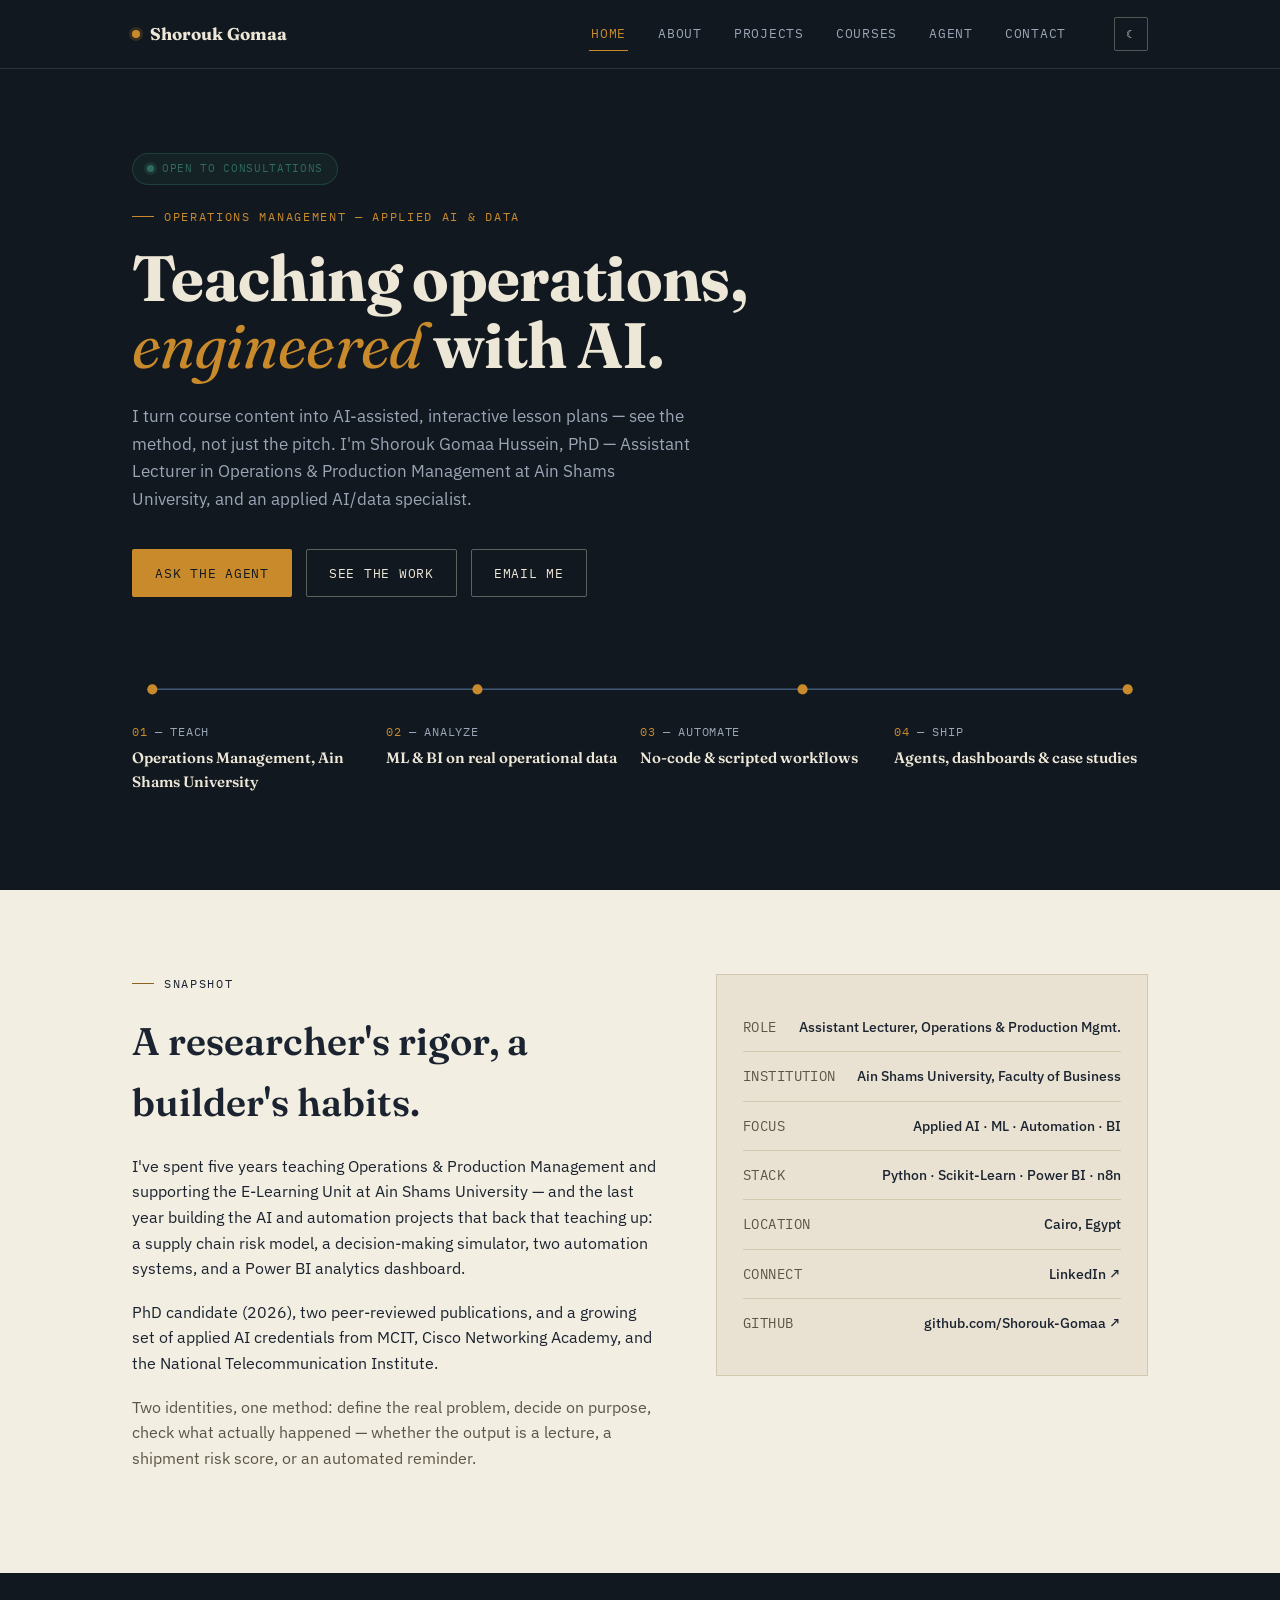
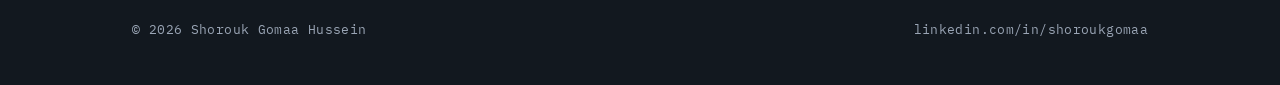
<file: index.html>
<!DOCTYPE html>
<html lang="en">
<head>
<meta charset="UTF-8">
<meta name="viewport" content="width=device-width, initial-scale=1.0">
<title>Shorouk Gomaa Hussein — Operations Management, Applied AI &amp; Data</title>
<meta name="description" content="Shorouk Gomaa Hussein, PhD — Assistant Lecturer in Operations Management and applied AI/data specialist. Real projects in machine learning, automation, and AI-assisted instructional design.">
<link rel="stylesheet" href="style.css">
</head>
<body>

<nav class="site-nav">
  <div class="container">
    <div class="nav-mark"><span class="dot"></span><strong>Shorouk Gomaa</strong></div>
    <button class="nav-toggle" id="navToggle" aria-label="Toggle menu">☰</button>
    <div class="nav-links" id="navLinks">
      <a href="index.html" aria-current="page">Home</a>
      <a href="about.html">About</a>
      <a href="projects.html">Projects</a>
      <a href="courses.html">Courses</a>
      <a href="agent.html">Agent</a>
      <a href="contact.html">Contact</a>
      <button class="theme-toggle" id="themeToggle" aria-label="Toggle dark mode">☾</button>
    </div>
  </div>
</nav>

<header class="hero blueprint-bg">
  <div class="container">
    <div class="status-pill"><span class="dot"></span> Open to consultations</div>
    <p class="eyebrow on-ink">Operations Management — Applied AI &amp; Data</p>
    <h1>Teaching operations, <em>engineered</em> with AI.</h1>
    <p class="lede">I turn course content into AI-assisted, interactive lesson plans — see the method, not just the pitch. I'm Shorouk Gomaa Hussein, PhD — Assistant Lecturer in Operations &amp; Production Management at Ain Shams University, and an applied AI/data specialist.</p>
    <div class="actions">
      <a href="agent.html" class="btn btn-amber">Ask the agent</a>
      <a href="projects.html" class="btn btn-outline-ink">See the work</a>
      <a href="mailto:shoroukgomaa5@gmail.com" class="btn btn-outline-ink">Email me</a>
    </div>

    <div class="process-line">
      <svg viewBox="0 0 1000 40" preserveAspectRatio="none" xmlns="http://www.w3.org/2000/svg">
        <line x1="20" y1="20" x2="980" y2="20" stroke="#3E5A78" stroke-width="1.5"/>
        <circle cx="20" cy="20" r="5" fill="#C98A2C"/>
        <circle cx="340" cy="20" r="5" fill="#C98A2C"/>
        <circle cx="660" cy="20" r="5" fill="#C98A2C"/>
        <circle cx="980" cy="20" r="5" fill="#C98A2C"/>
      </svg>
      <div class="stages">
        <div class="stage"><span class="num">01</span> — Teach<b>Operations Management, Ain Shams University</b></div>
        <div class="stage"><span class="num">02</span> — Analyze<b>ML &amp; BI on real operational data</b></div>
        <div class="stage"><span class="num">03</span> — Automate<b>No-code &amp; scripted workflows</b></div>
        <div class="stage"><span class="num">04</span> — Ship<b>Agents, dashboards &amp; case studies</b></div>
      </div>
    </div>
  </div>
</header>

<section>
  <div class="container about-grid">
    <div>
      <p class="eyebrow">Snapshot</p>
      <h2 class="section-title">A researcher's rigor, a builder's habits.</h2>
      <p>I've spent five years teaching Operations &amp; Production Management and supporting the E-Learning Unit at Ain Shams University — and the last year building the AI and automation projects that back that teaching up: a supply chain risk model, a decision-making simulator, two automation systems, and a Power BI analytics dashboard.</p>
      <p>PhD candidate (2026), two peer-reviewed publications, and a growing set of applied AI credentials from MCIT, Cisco Networking Academy, and the National Telecommunication Institute.</p>
      <p class="muted">Two identities, one method: define the real problem, decide on purpose, check what actually happened — whether the output is a lecture, a shipment risk score, or an automated reminder.</p>
    </div>
    <div class="spec-sheet">
      <div class="row"><span class="k">ROLE</span><span class="v">Assistant Lecturer, Operations &amp; Production Mgmt.</span></div>
      <div class="row"><span class="k">INSTITUTION</span><span class="v">Ain Shams University, Faculty of Business</span></div>
      <div class="row"><span class="k">FOCUS</span><span class="v">Applied AI · ML · Automation · BI</span></div>
      <div class="row"><span class="k">STACK</span><span class="v">Python · Scikit-Learn · Power BI · n8n</span></div>
      <div class="row"><span class="k">LOCATION</span><span class="v">Cairo, Egypt</span></div>
      <div class="row"><span class="k">CONNECT</span><span class="v"><a href="https://www.linkedin.com/in/shoroukgomaa" target="_blank" rel="noopener">LinkedIn ↗</a></span></div>
      <div class="row"><span class="k">GITHUB</span><span class="v"><a href="https://github.com/Shorouk-Gomaa" target="_blank" rel="noopener">github.com/Shorouk-Gomaa ↗</a></span></div>
    </div>
  </div>
</section>

<footer>
  <div class="container">
    <span>© 2026 Shorouk Gomaa Hussein</span>
    <a href="https://www.linkedin.com/in/shoroukgomaa" target="_blank" rel="noopener">linkedin.com/in/shoroukgomaa</a>
  </div>
</footer>

<script src="theme.js"></script>
</body>
</html>
</file>
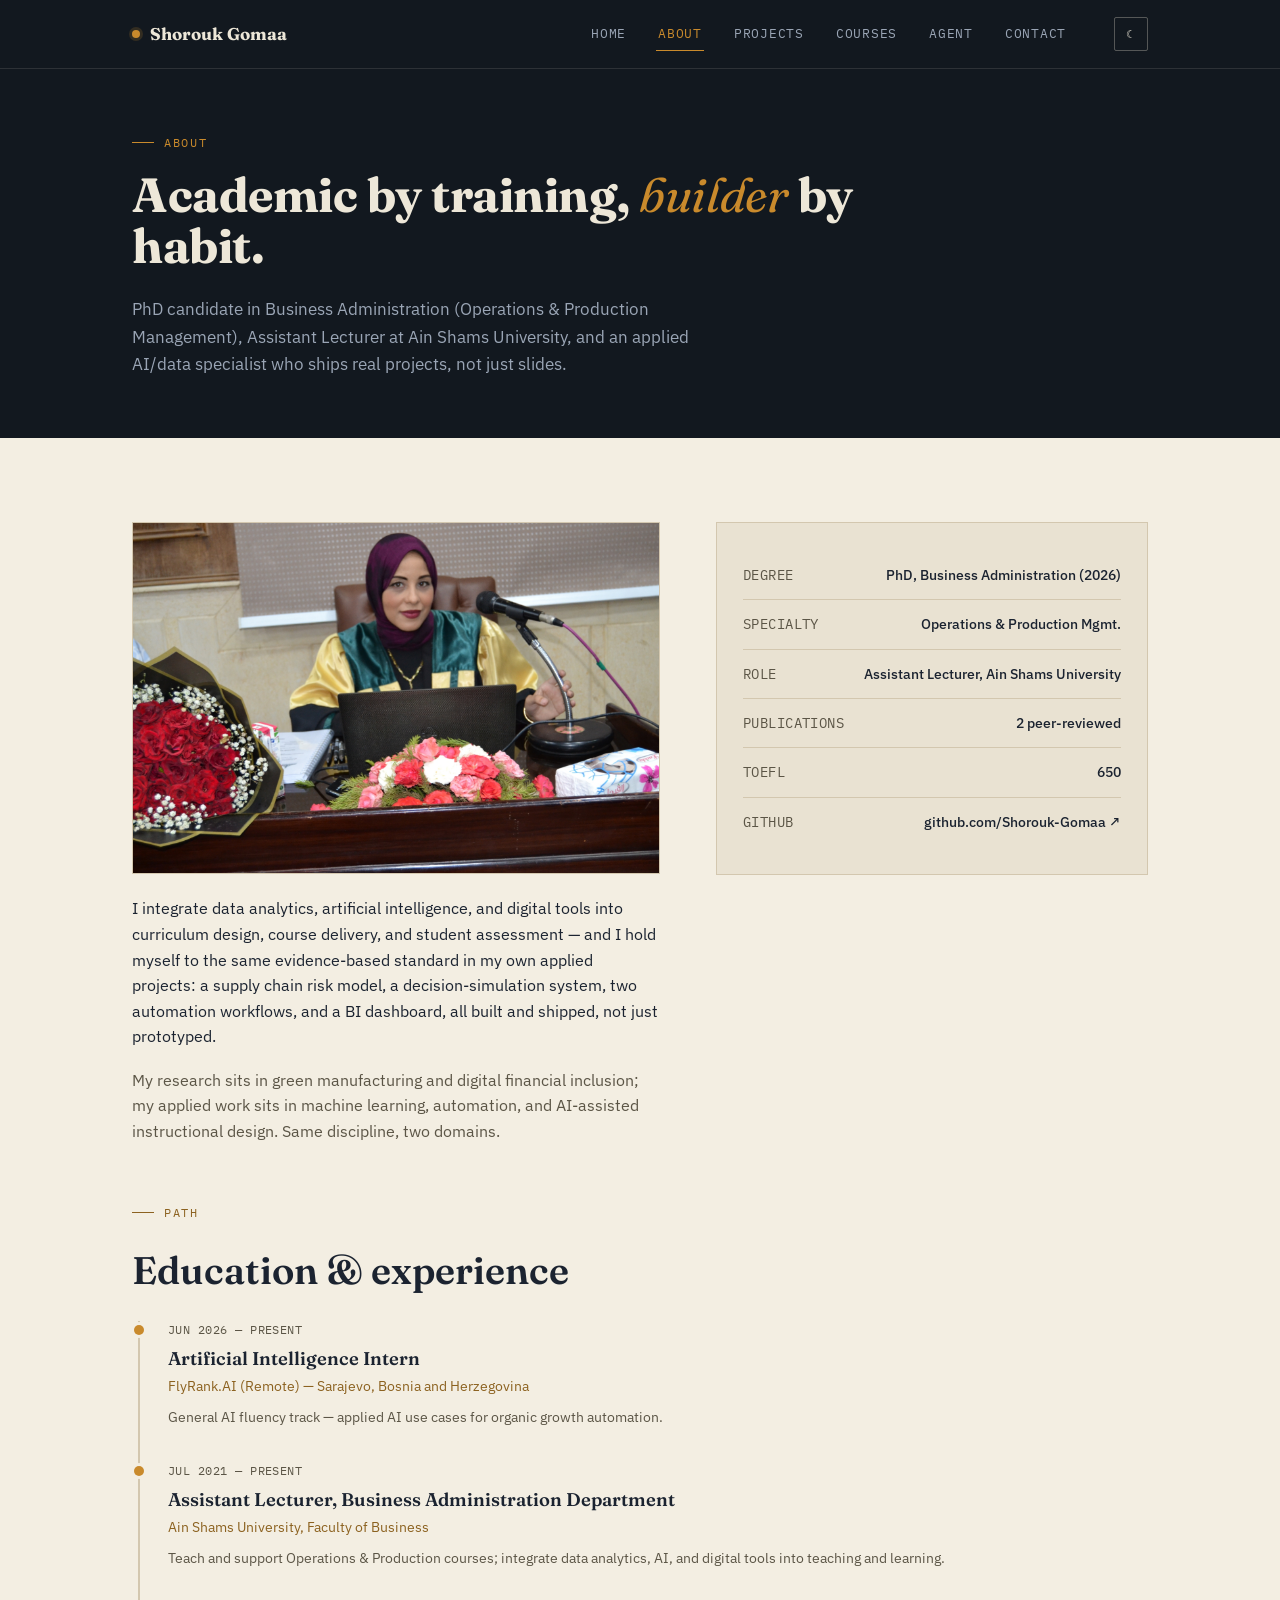
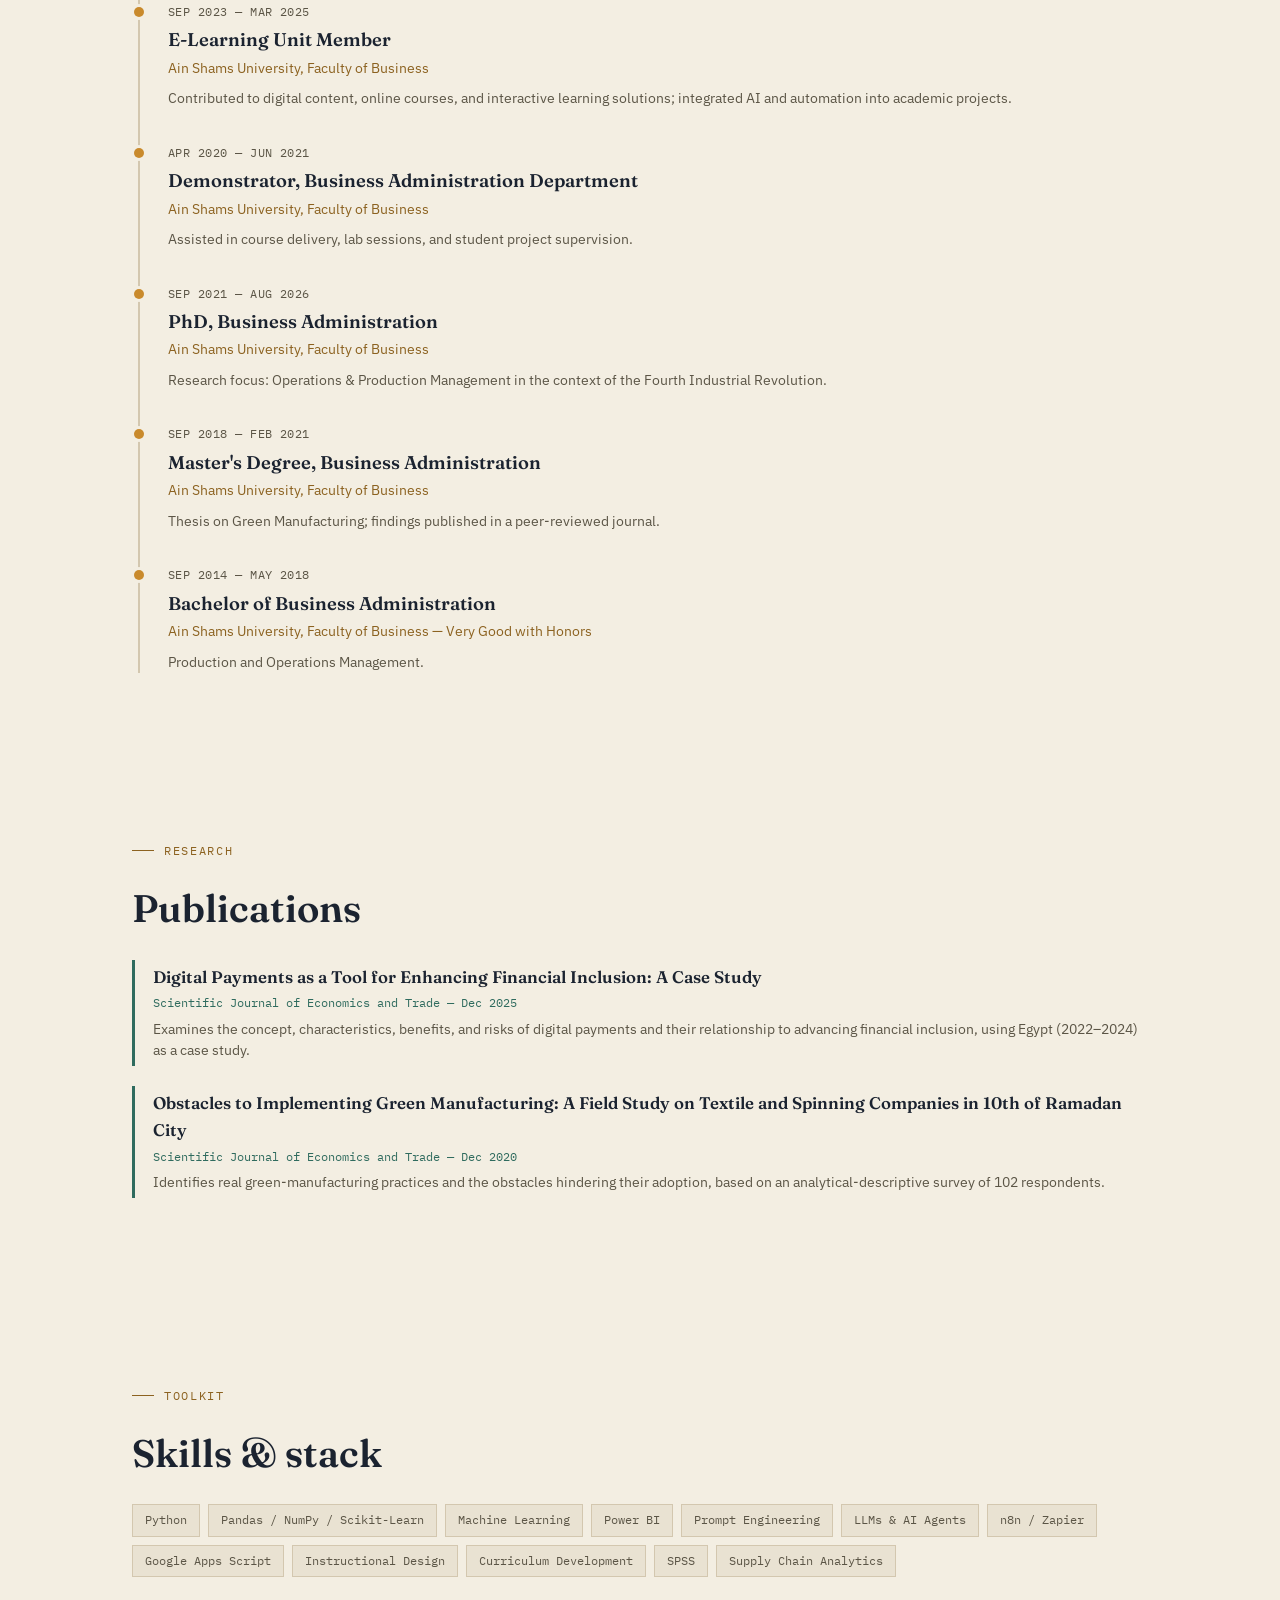
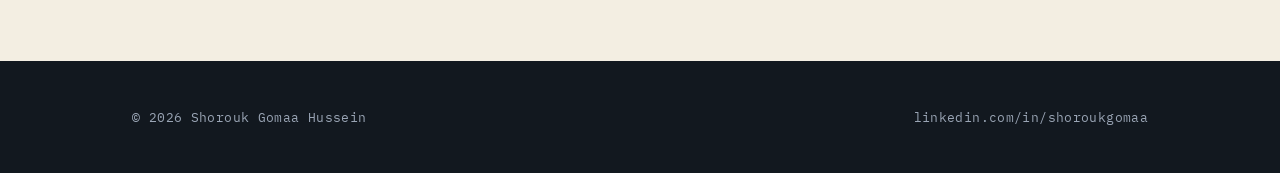
<file: about.html>
<!DOCTYPE html>
<html lang="en">
<head>
<meta charset="UTF-8">
<meta name="viewport" content="width=device-width, initial-scale=1.0">
<title>About — Shorouk Gomaa Hussein</title>
<link rel="stylesheet" href="style.css">
</head>
<body>

<nav class="site-nav">
  <div class="container">
    <div class="nav-mark"><span class="dot"></span><strong>Shorouk Gomaa</strong></div>
    <button class="nav-toggle" id="navToggle" aria-label="Toggle menu">☰</button>
    <div class="nav-links" id="navLinks">
      <a href="index.html">Home</a>
      <a href="about.html" aria-current="page">About</a>
      <a href="projects.html">Projects</a>
      <a href="courses.html">Courses</a>
      <a href="agent.html">Agent</a>
      <a href="contact.html">Contact</a>
      <button class="theme-toggle" id="themeToggle" aria-label="Toggle dark mode">☾</button>
    </div>
  </div>
</nav>

<header class="hero blueprint-bg" style="padding: 64px 0 60px;">
  <div class="container">
    <p class="eyebrow on-ink">About</p>
    <h1 style="font-size: clamp(2rem, 4vw, 3rem);">Academic by training, <em>builder</em> by habit.</h1>
    <p class="lede">PhD candidate in Business Administration (Operations &amp; Production Management), Assistant Lecturer at Ain Shams University, and an applied AI/data specialist who ships real projects, not just slides.</p>
  </div>
</header>

<section style="padding-bottom: 40px;">
  <div class="container about-grid">
    <div>
      <img src="assets/about-photo.jpg" alt="Shorouk Gomaa Hussein" style="width:100%; border:1px solid var(--paper-line); margin-bottom: 22px;">
      <p>I integrate data analytics, artificial intelligence, and digital tools into curriculum design, course delivery, and student assessment — and I hold myself to the same evidence-based standard in my own applied projects: a supply chain risk model, a decision-simulation system, two automation workflows, and a BI dashboard, all built and shipped, not just prototyped.</p>
      <p class="muted">My research sits in green manufacturing and digital financial inclusion; my applied work sits in machine learning, automation, and AI-assisted instructional design. Same discipline, two domains.</p>
    </div>
    <div class="spec-sheet">
      <div class="row"><span class="k">DEGREE</span><span class="v">PhD, Business Administration (2026)</span></div>
      <div class="row"><span class="k">SPECIALTY</span><span class="v">Operations &amp; Production Mgmt.</span></div>
      <div class="row"><span class="k">ROLE</span><span class="v">Assistant Lecturer, Ain Shams University</span></div>
      <div class="row"><span class="k">PUBLICATIONS</span><span class="v">2 peer-reviewed</span></div>
      <div class="row"><span class="k">TOEFL</span><span class="v">650</span></div>
      <div class="row"><span class="k">GITHUB</span><span class="v"><a href="https://github.com/Shorouk-Gomaa" target="_blank" rel="noopener">github.com/Shorouk-Gomaa ↗</a></span></div>
    </div>
  </div>
</section>

<section style="padding-top:0;">
  <div class="container">
    <p class="eyebrow">Path</p>
    <h2 class="section-title">Education &amp; experience</h2>

    <div class="timeline">
      <div class="timeline-item">
        <div class="when">JUN 2026 — PRESENT</div>
        <h4>Artificial Intelligence Intern</h4>
        <div class="org">FlyRank.AI (Remote) — Sarajevo, Bosnia and Herzegovina</div>
        <p>General AI fluency track — applied AI use cases for organic growth automation.</p>
      </div>
      <div class="timeline-item">
        <div class="when">JUL 2021 — PRESENT</div>
        <h4>Assistant Lecturer, Business Administration Department</h4>
        <div class="org">Ain Shams University, Faculty of Business</div>
        <p>Teach and support Operations &amp; Production courses; integrate data analytics, AI, and digital tools into teaching and learning.</p>
      </div>
      <div class="timeline-item">
        <div class="when">SEP 2023 — MAR 2025</div>
        <h4>E-Learning Unit Member</h4>
        <div class="org">Ain Shams University, Faculty of Business</div>
        <p>Contributed to digital content, online courses, and interactive learning solutions; integrated AI and automation into academic projects.</p>
      </div>
      <div class="timeline-item">
        <div class="when">APR 2020 — JUN 2021</div>
        <h4>Demonstrator, Business Administration Department</h4>
        <div class="org">Ain Shams University, Faculty of Business</div>
        <p>Assisted in course delivery, lab sessions, and student project supervision.</p>
      </div>
      <div class="timeline-item">
        <div class="when">SEP 2021 — AUG 2026</div>
        <h4>PhD, Business Administration</h4>
        <div class="org">Ain Shams University, Faculty of Business</div>
        <p>Research focus: Operations &amp; Production Management in the context of the Fourth Industrial Revolution.</p>
      </div>
      <div class="timeline-item">
        <div class="when">SEP 2018 — FEB 2021</div>
        <h4>Master's Degree, Business Administration</h4>
        <div class="org">Ain Shams University, Faculty of Business</div>
        <p>Thesis on Green Manufacturing; findings published in a peer-reviewed journal.</p>
      </div>
      <div class="timeline-item">
        <div class="when">SEP 2014 — MAY 2018</div>
        <h4>Bachelor of Business Administration</h4>
        <div class="org">Ain Shams University, Faculty of Business — Very Good with Honors</div>
        <p>Production and Operations Management.</p>
      </div>
    </div>
  </div>
</section>

<section>
  <div class="container">
    <p class="eyebrow">Research</p>
    <h2 class="section-title">Publications</h2>
    <div class="pub-card">
      <h4>Digital Payments as a Tool for Enhancing Financial Inclusion: A Case Study</h4>
      <div class="venue">Scientific Journal of Economics and Trade — Dec 2025</div>
      <p>Examines the concept, characteristics, benefits, and risks of digital payments and their relationship to advancing financial inclusion, using Egypt (2022–2024) as a case study.</p>
    </div>
    <div class="pub-card">
      <h4>Obstacles to Implementing Green Manufacturing: A Field Study on Textile and Spinning Companies in 10th of Ramadan City</h4>
      <div class="venue">Scientific Journal of Economics and Trade — Dec 2020</div>
      <p>Identifies real green-manufacturing practices and the obstacles hindering their adoption, based on an analytical-descriptive survey of 102 respondents.</p>
    </div>
  </div>
</section>

<section>
  <div class="container">
    <p class="eyebrow">Toolkit</p>
    <h2 class="section-title">Skills &amp; stack</h2>
    <div class="tag-cloud">
      <span class="tag-pill">Python</span>
      <span class="tag-pill">Pandas / NumPy / Scikit-Learn</span>
      <span class="tag-pill">Machine Learning</span>
      <span class="tag-pill">Power BI</span>
      <span class="tag-pill">Prompt Engineering</span>
      <span class="tag-pill">LLMs &amp; AI Agents</span>
      <span class="tag-pill">n8n / Zapier</span>
      <span class="tag-pill">Google Apps Script</span>
      <span class="tag-pill">Instructional Design</span>
      <span class="tag-pill">Curriculum Development</span>
      <span class="tag-pill">SPSS</span>
      <span class="tag-pill">Supply Chain Analytics</span>
    </div>
  </div>
</section>

<footer>
  <div class="container">
    <span>© 2026 Shorouk Gomaa Hussein</span>
    <a href="https://www.linkedin.com/in/shoroukgomaa" target="_blank" rel="noopener">linkedin.com/in/shoroukgomaa</a>
  </div>
</footer>

<script src="theme.js"></script>
</body>
</html>
</file>
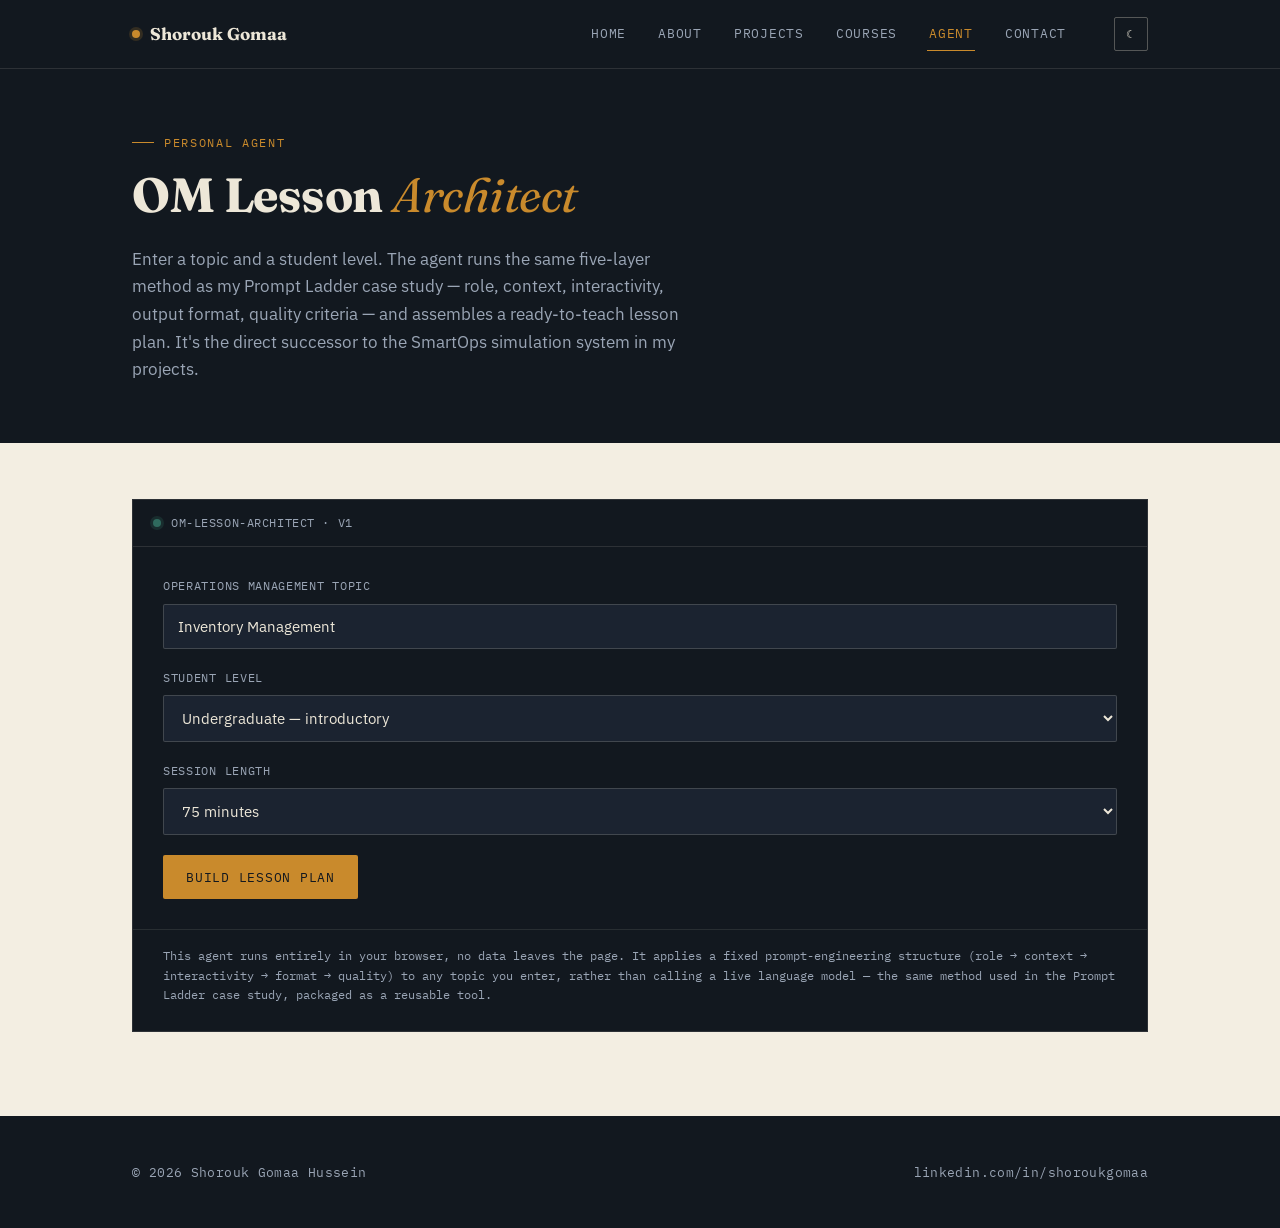
<file: agent.html>
<!DOCTYPE html>
<html lang="en">
<head>
<meta charset="UTF-8">
<meta name="viewport" content="width=device-width, initial-scale=1.0">
<title>OM Lesson Architect — Shorouk Gomaa Hussein</title>
<link rel="stylesheet" href="style.css">
</head>
<body>

<nav class="site-nav">
  <div class="container">
    <div class="nav-mark"><span class="dot"></span><strong>Shorouk Gomaa</strong></div>
    <button class="nav-toggle" id="navToggle" aria-label="Toggle menu">☰</button>
    <div class="nav-links" id="navLinks">
      <a href="index.html">Home</a>
      <a href="about.html">About</a>
      <a href="projects.html">Projects</a>
      <a href="courses.html">Courses</a>
      <a href="agent.html" aria-current="page">Agent</a>
      <a href="contact.html">Contact</a>
      <button class="theme-toggle" id="themeToggle" aria-label="Toggle dark mode">☾</button>
    </div>
  </div>
</nav>

<header class="hero blueprint-bg" style="padding: 64px 0 60px;">
  <div class="container">
    <p class="eyebrow on-ink">Personal agent</p>
    <h1 style="font-size: clamp(2rem, 4vw, 3rem);">OM Lesson <em>Architect</em></h1>
    <p class="lede">Enter a topic and a student level. The agent runs the same five-layer method as my Prompt Ladder case study — role, context, interactivity, output format, quality criteria — and assembles a ready-to-teach lesson plan. It's the direct successor to the SmartOps simulation system in my projects.</p>
  </div>
</header>

<section style="padding-top: 56px;">
  <div class="container">
    <div class="agent-shell">
      <div class="agent-topbar"><span class="led"></span> OM-LESSON-ARCHITECT · v1</div>
      <div class="agent-body">
        <div class="field">
          <label for="topic">Operations Management topic</label>
          <input id="topic" type="text" placeholder="e.g. Economic Order Quantity, Quality Control, Capacity Planning" value="Inventory Management">
        </div>
        <div class="field">
          <label for="level">Student level</label>
          <select id="level">
            <option>Undergraduate — introductory</option>
            <option>Undergraduate — advanced</option>
            <option>MBA / postgraduate</option>
          </select>
        </div>
        <div class="field">
          <label for="duration">Session length</label>
          <select id="duration">
            <option>45 minutes</option>
            <option selected>75 minutes</option>
            <option>90 minutes</option>
          </select>
        </div>
        <button class="btn btn-amber" id="buildBtn" type="button">Build lesson plan</button>
      </div>

      <div class="output" id="output">
        <h4>Generated output</h4>
        <h3 id="outTitle">Lesson Plan</h3>
        <p id="outMeta" style="font-family: var(--mono); font-size: 12.5px; color: var(--text-on-paper-dim); margin-bottom: 18px;"></p>
        <table>
          <thead>
            <tr><th>Learning objective</th><th>Activity</th><th>Instructor role</th><th>Student role</th><th>Outcome</th></tr>
          </thead>
          <tbody id="outBody"></tbody>
        </table>
      </div>

      <p class="agent-note">This agent runs entirely in your browser, no data leaves the page. It applies a fixed prompt-engineering structure (role → context → interactivity → format → quality) to any topic you enter, rather than calling a live language model — the same method used in the Prompt Ladder case study, packaged as a reusable tool.</p>
    </div>
  </div>
</section>

<footer>
  <div class="container">
    <span>© 2026 Shorouk Gomaa Hussein</span>
    <a href="https://www.linkedin.com/in/shoroukgomaa" target="_blank" rel="noopener">linkedin.com/in/shoroukgomaa</a>
  </div>
</footer>

<script src="theme.js"></script>
<script>
  const btn = document.getElementById('buildBtn');
  const out = document.getElementById('output');
  const outTitle = document.getElementById('outTitle');
  const outMeta = document.getElementById('outMeta');
  const outBody = document.getElementById('outBody');

  function scenarioName(topic){
    const t = topic.trim() || "Operations Management";
    return `The ${t} Decision Room`;
  }

  function buildRows(topic, level){
    const t = topic.trim() || "this topic";
    return [
      {
        obj: `Explain the core concepts and cost drivers behind ${t}.`,
        act: `Mini-lecture + real dataset walkthrough on ${t}.`,
        instr: `Deliver a short, example-led briefing; frame the trade-offs.`,
        stud: `Listen, annotate the dataset, flag one open question.`,
        out: `Students can define ${t} in their own words.`
      },
      {
        obj: `Apply ${t} concepts to a realistic business scenario.`,
        act: `"${scenarioName(topic)}" — small groups given constrained data and asked to make a call.`,
        instr: `Circulate, prompt with follow-up questions, do not hand out the answer.`,
        stud: `Work in groups, crunch the numbers, defend a recommendation.`,
        out: `Groups produce a justified decision, not just a number.`
      },
      {
        obj: `Compare decisions across groups and connect them to theory.`,
        act: `Rapid-fire group readouts + instructor-led debrief.`,
        instr: `Lead the debrief, highlight the trade-off the theory predicts.`,
        stud: `Present a 2-minute pitch, question one other group's approach.`,
        out: `Students can explain why different assumptions led to different answers.`
      },
      {
        obj: `Receive feedback and consolidate the ${level.toLowerCase()} take-away.`,
        act: `Individual exit ticket: one decision, one justification.`,
        instr: `Give written or verbal feedback on the exit ticket.`,
        stud: `Submit a short, defensible recommendation.`,
        out: `Instructor has evidence of individual understanding, not just group output.`
      }
    ];
  }

  btn.addEventListener('click', () => {
    const topic = document.getElementById('topic').value || "Operations Management";
    const level = document.getElementById('level').value;
    const duration = document.getElementById('duration').value;

    outTitle.textContent = `Lesson Plan: ${topic}`;
    outMeta.textContent = `LEVEL: ${level.toUpperCase()}  ·  DURATION: ${duration.toUpperCase()}  ·  LAYERS: ROLE / CONTEXT / INTERACTIVITY / FORMAT / QUALITY`;

    const rows = buildRows(topic, level);
    outBody.innerHTML = rows.map(r => `
      <tr>
        <td>${r.obj}</td>
        <td>${r.act}</td>
        <td>${r.instr}</td>
        <td>${r.stud}</td>
        <td>${r.out}</td>
      </tr>
    `).join('');

    out.classList.add('show');
    out.scrollIntoView({behavior:'smooth', block:'nearest'});
  });
</script>
</body>
</html>
</file>
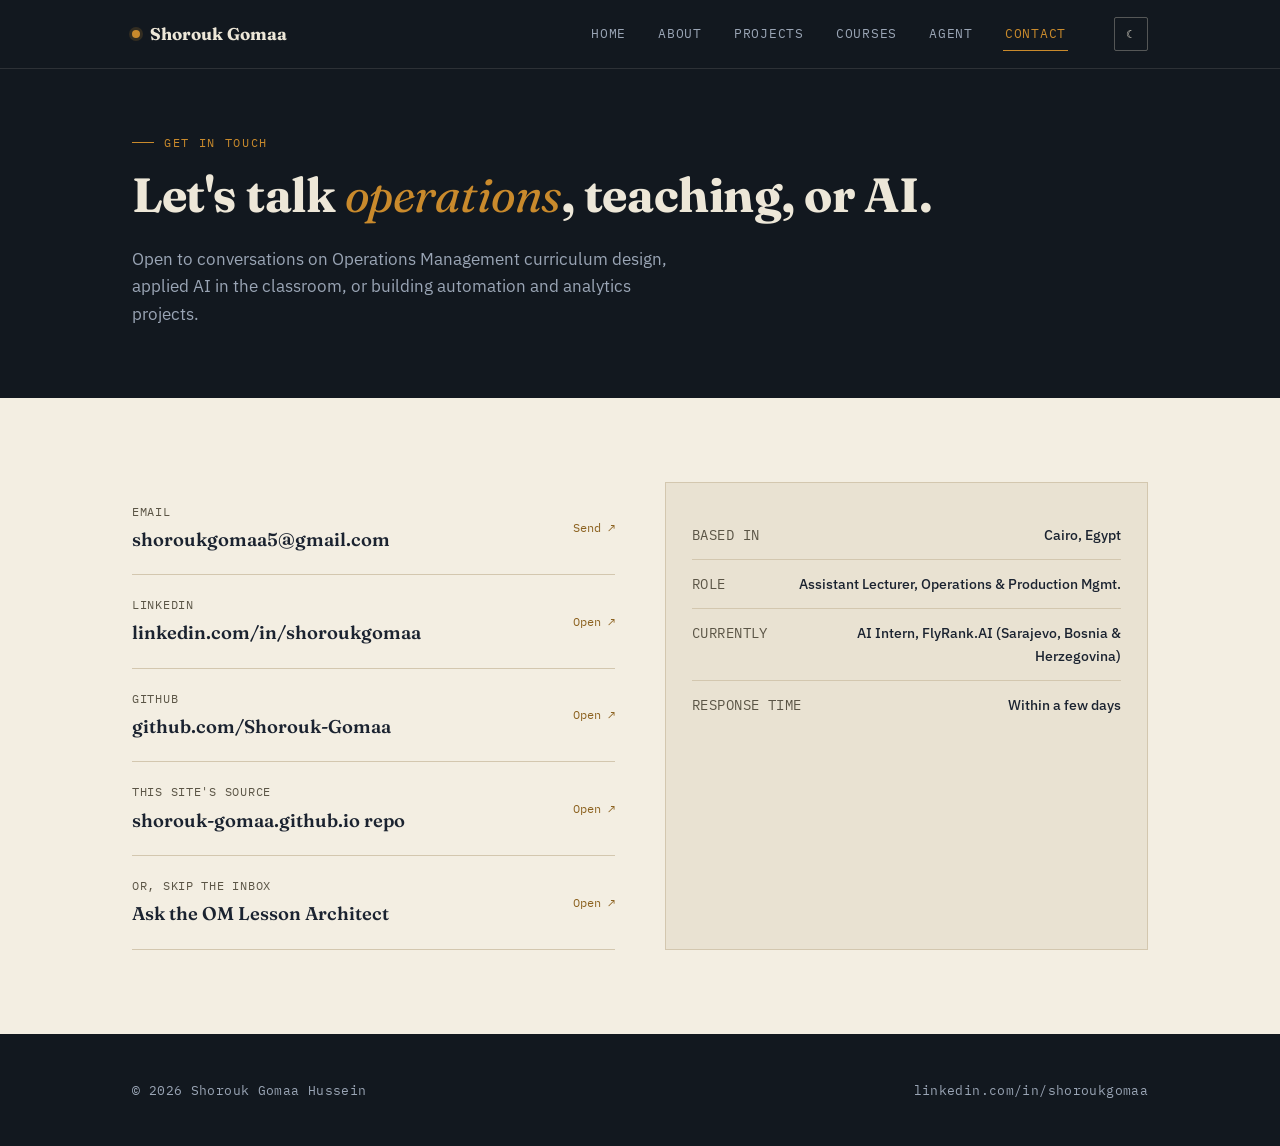
<file: contact.html>
<!DOCTYPE html>
<html lang="en">
<head>
<meta charset="UTF-8">
<meta name="viewport" content="width=device-width, initial-scale=1.0">
<title>Contact — Shorouk Gomaa Hussein</title>
<link rel="stylesheet" href="style.css">
</head>
<body>

<nav class="site-nav">
  <div class="container">
    <div class="nav-mark"><span class="dot"></span><strong>Shorouk Gomaa</strong></div>
    <button class="nav-toggle" id="navToggle" aria-label="Toggle menu">☰</button>
    <div class="nav-links" id="navLinks">
      <a href="index.html">Home</a>
      <a href="about.html">About</a>
      <a href="projects.html">Projects</a>
      <a href="courses.html">Courses</a>
      <a href="agent.html">Agent</a>
      <a href="contact.html" aria-current="page">Contact</a>
      <button class="theme-toggle" id="themeToggle" aria-label="Toggle dark mode">☾</button>
    </div>
  </div>
</nav>

<header class="hero blueprint-bg" style="padding: 64px 0 70px;">
  <div class="container">
    <p class="eyebrow on-ink">Get in touch</p>
    <h1 style="font-size: clamp(2rem, 4vw, 3rem);">Let's talk <em>operations</em>, teaching, or AI.</h1>
    <p class="lede">Open to conversations on Operations Management curriculum design, applied AI in the classroom, or building automation and analytics projects.</p>
  </div>
</header>

<section>
  <div class="container">
    <div class="contact-wrap">
      <div>
        <a class="channel" href="mailto:shoroukgomaa5@gmail.com">
          <div>
            <div class="label">Email</div>
            <div class="value">shoroukgomaa5@gmail.com</div>
          </div>
          <span class="go">Send ↗</span>
        </a>
        <a class="channel" href="https://www.linkedin.com/in/shoroukgomaa" target="_blank" rel="noopener">
          <div>
            <div class="label">LinkedIn</div>
            <div class="value">linkedin.com/in/shoroukgomaa</div>
          </div>
          <span class="go">Open ↗</span>
        </a>
        <a class="channel" href="https://github.com/Shorouk-Gomaa" target="_blank" rel="noopener">
          <div>
            <div class="label">GitHub</div>
            <div class="value">github.com/Shorouk-Gomaa</div>
          </div>
          <span class="go">Open ↗</span>
        </a>
        <a class="channel" href="https://github.com/Shorouk-Gomaa/shorouk-gomaa.github.io" target="_blank" rel="noopener">
          <div>
            <div class="label">This site's source</div>
            <div class="value">shorouk-gomaa.github.io repo</div>
          </div>
          <span class="go">Open ↗</span>
        </a>
        <a class="channel" href="agent.html">
          <div>
            <div class="label">Or, skip the inbox</div>
            <div class="value">Ask the OM Lesson Architect</div>
          </div>
          <span class="go">Open ↗</span>
        </a>
      </div>
      <div class="spec-sheet">
        <div class="row"><span class="k">BASED IN</span><span class="v">Cairo, Egypt</span></div>
        <div class="row"><span class="k">ROLE</span><span class="v">Assistant Lecturer, Operations &amp; Production Mgmt.</span></div>
        <div class="row"><span class="k">CURRENTLY</span><span class="v">AI Intern, FlyRank.AI (Sarajevo, Bosnia &amp; Herzegovina)</span></div>
        <div class="row"><span class="k">RESPONSE TIME</span><span class="v">Within a few days</span></div>
      </div>
    </div>
  </div>
</section>

<footer>
  <div class="container">
    <span>© 2026 Shorouk Gomaa Hussein</span>
    <a href="https://www.linkedin.com/in/shoroukgomaa" target="_blank" rel="noopener">linkedin.com/in/shoroukgomaa</a>
  </div>
</footer>

<script src="theme.js"></script>
</body>
</html>
</file>
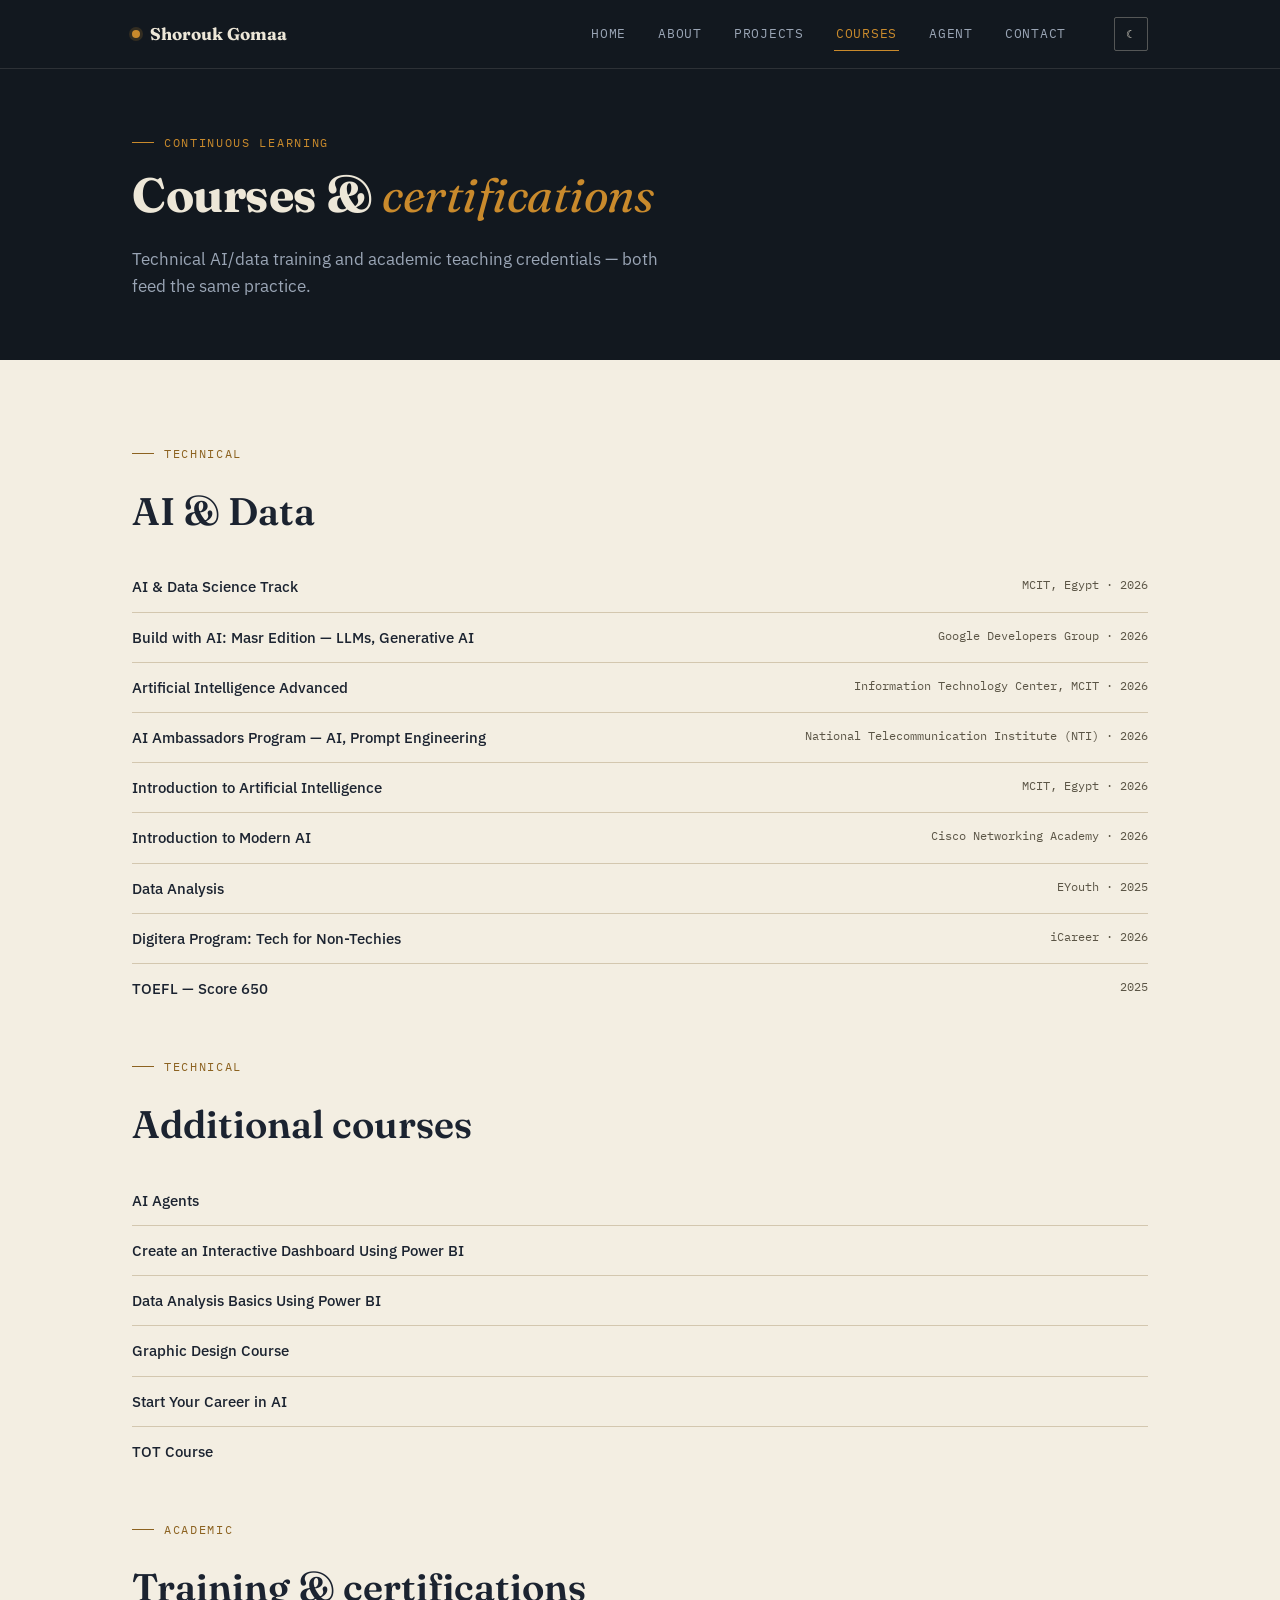
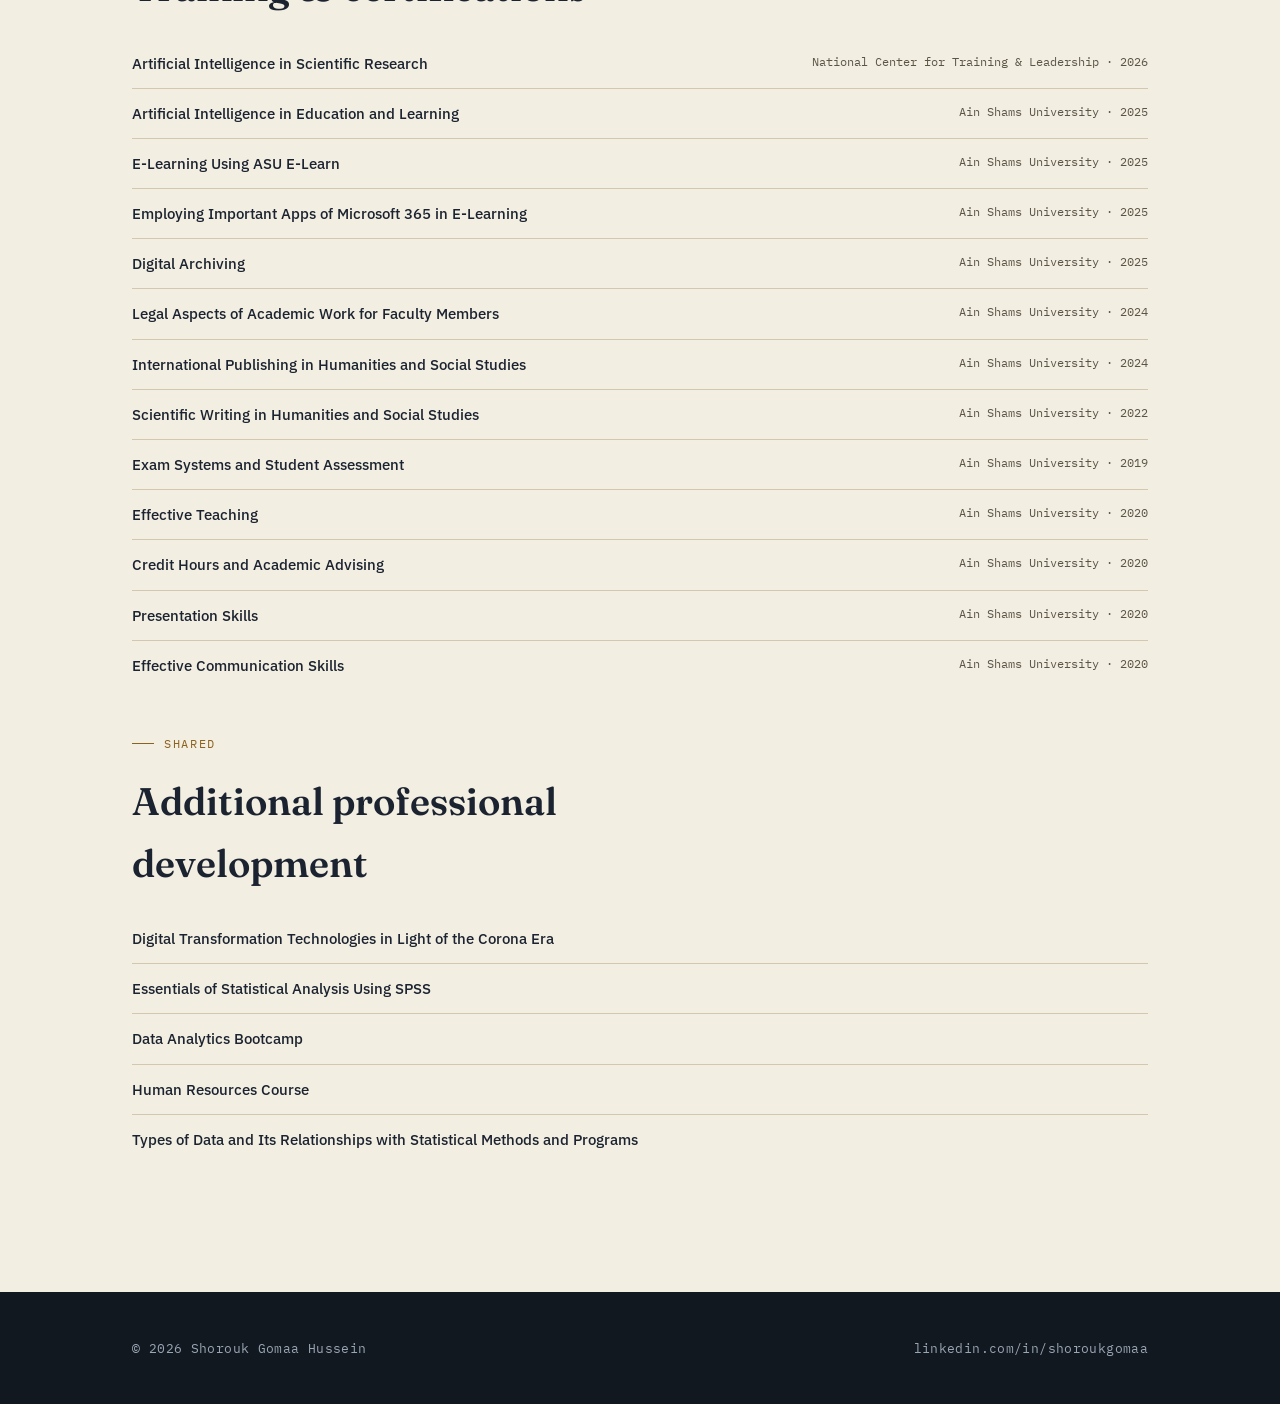
<file: courses.html>
<!DOCTYPE html>
<html lang="en">
<head>
<meta charset="UTF-8">
<meta name="viewport" content="width=device-width, initial-scale=1.0">
<title>Courses &amp; Certifications — Shorouk Gomaa Hussein</title>
<link rel="stylesheet" href="style.css">
<style>
  .course-group{ margin-bottom: 44px; }
  .course-list{ list-style:none; }
  .course-list li{
    display:flex; justify-content:space-between; gap: 16px;
    padding: 13px 0;
    border-bottom: 1px solid var(--paper-line);
    font-size: 14.5px;
  }
  body.dark-mode .course-list li{ border-bottom-color: rgba(237,231,216,0.12); }
  .course-list li:last-child{ border-bottom:none; }
  .course-list .name{ font-weight: 500; }
  .course-list .meta{
    font-family: var(--mono);
    font-size: 12px;
    color: var(--text-on-paper-dim);
    white-space: nowrap;
  }
  body.dark-mode .course-list .meta{ color: var(--text-on-ink-dim); }
  body.dark-mode .course-list li{ color: var(--text-on-ink); }
</style>
</head>
<body>

<nav class="site-nav">
  <div class="container">
    <div class="nav-mark"><span class="dot"></span><strong>Shorouk Gomaa</strong></div>
    <button class="nav-toggle" id="navToggle" aria-label="Toggle menu">☰</button>
    <div class="nav-links" id="navLinks">
      <a href="index.html">Home</a>
      <a href="about.html">About</a>
      <a href="projects.html">Projects</a>
      <a href="courses.html" aria-current="page">Courses</a>
      <a href="agent.html">Agent</a>
      <a href="contact.html">Contact</a>
      <button class="theme-toggle" id="themeToggle" aria-label="Toggle dark mode">☾</button>
    </div>
  </div>
</nav>

<header class="hero blueprint-bg" style="padding: 64px 0 60px;">
  <div class="container">
    <p class="eyebrow on-ink">Continuous learning</p>
    <h1 style="font-size: clamp(2rem, 4vw, 3rem);">Courses &amp; <em>certifications</em></h1>
    <p class="lede">Technical AI/data training and academic teaching credentials — both feed the same practice.</p>
  </div>
</header>

<section>
  <div class="container">
    <div class="course-group">
      <p class="eyebrow">Technical</p>
      <h2 class="section-title">AI &amp; Data</h2>
      <ul class="course-list">
        <li><span class="name">AI &amp; Data Science Track</span><span class="meta">MCIT, Egypt · 2026</span></li>
        <li><span class="name">Build with AI: Masr Edition — LLMs, Generative AI</span><span class="meta">Google Developers Group · 2026</span></li>
        <li><span class="name">Artificial Intelligence Advanced</span><span class="meta">Information Technology Center, MCIT · 2026</span></li>
        <li><span class="name">AI Ambassadors Program — AI, Prompt Engineering</span><span class="meta">National Telecommunication Institute (NTI) · 2026</span></li>
        <li><span class="name">Introduction to Artificial Intelligence</span><span class="meta">MCIT, Egypt · 2026</span></li>
        <li><span class="name">Introduction to Modern AI</span><span class="meta">Cisco Networking Academy · 2026</span></li>
        <li><span class="name">Data Analysis</span><span class="meta">EYouth · 2025</span></li>
        <li><span class="name">Digitera Program: Tech for Non-Techies</span><span class="meta">iCareer · 2026</span></li>
        <li><span class="name">TOEFL — Score 650</span><span class="meta">2025</span></li>
      </ul>
    </div>

    <div class="course-group">
      <p class="eyebrow">Technical</p>
      <h2 class="section-title">Additional courses</h2>
      <ul class="course-list">
        <li><span class="name">AI Agents</span><span class="meta"></span></li>
        <li><span class="name">Create an Interactive Dashboard Using Power BI</span><span class="meta"></span></li>
        <li><span class="name">Data Analysis Basics Using Power BI</span><span class="meta"></span></li>
        <li><span class="name">Graphic Design Course</span><span class="meta"></span></li>
        <li><span class="name">Start Your Career in AI</span><span class="meta"></span></li>
        <li><span class="name">TOT Course</span><span class="meta"></span></li>
      </ul>
    </div>

    <div class="course-group">
      <p class="eyebrow">Academic</p>
      <h2 class="section-title">Training &amp; certifications</h2>
      <ul class="course-list">
        <li><span class="name">Artificial Intelligence in Scientific Research</span><span class="meta">National Center for Training &amp; Leadership · 2026</span></li>
        <li><span class="name">Artificial Intelligence in Education and Learning</span><span class="meta">Ain Shams University · 2025</span></li>
        <li><span class="name">E-Learning Using ASU E-Learn</span><span class="meta">Ain Shams University · 2025</span></li>
        <li><span class="name">Employing Important Apps of Microsoft 365 in E-Learning</span><span class="meta">Ain Shams University · 2025</span></li>
        <li><span class="name">Digital Archiving</span><span class="meta">Ain Shams University · 2025</span></li>
        <li><span class="name">Legal Aspects of Academic Work for Faculty Members</span><span class="meta">Ain Shams University · 2024</span></li>
        <li><span class="name">International Publishing in Humanities and Social Studies</span><span class="meta">Ain Shams University · 2024</span></li>
        <li><span class="name">Scientific Writing in Humanities and Social Studies</span><span class="meta">Ain Shams University · 2022</span></li>
        <li><span class="name">Exam Systems and Student Assessment</span><span class="meta">Ain Shams University · 2019</span></li>
        <li><span class="name">Effective Teaching</span><span class="meta">Ain Shams University · 2020</span></li>
        <li><span class="name">Credit Hours and Academic Advising</span><span class="meta">Ain Shams University · 2020</span></li>
        <li><span class="name">Presentation Skills</span><span class="meta">Ain Shams University · 2020</span></li>
        <li><span class="name">Effective Communication Skills</span><span class="meta">Ain Shams University · 2020</span></li>
      </ul>
    </div>

    <div class="course-group">
      <p class="eyebrow">Shared</p>
      <h2 class="section-title">Additional professional development</h2>
      <ul class="course-list">
        <li><span class="name">Digital Transformation Technologies in Light of the Corona Era</span><span class="meta"></span></li>
        <li><span class="name">Essentials of Statistical Analysis Using SPSS</span><span class="meta"></span></li>
        <li><span class="name">Data Analytics Bootcamp</span><span class="meta"></span></li>
        <li><span class="name">Human Resources Course</span><span class="meta"></span></li>
        <li><span class="name">Types of Data and Its Relationships with Statistical Methods and Programs</span><span class="meta"></span></li>
      </ul>
    </div>
  </div>
</section>

<footer>
  <div class="container">
    <span>© 2026 Shorouk Gomaa Hussein</span>
    <a href="https://www.linkedin.com/in/shoroukgomaa" target="_blank" rel="noopener">linkedin.com/in/shoroukgomaa</a>
  </div>
</footer>

<script src="theme.js"></script>
</body>
</html>
</file>
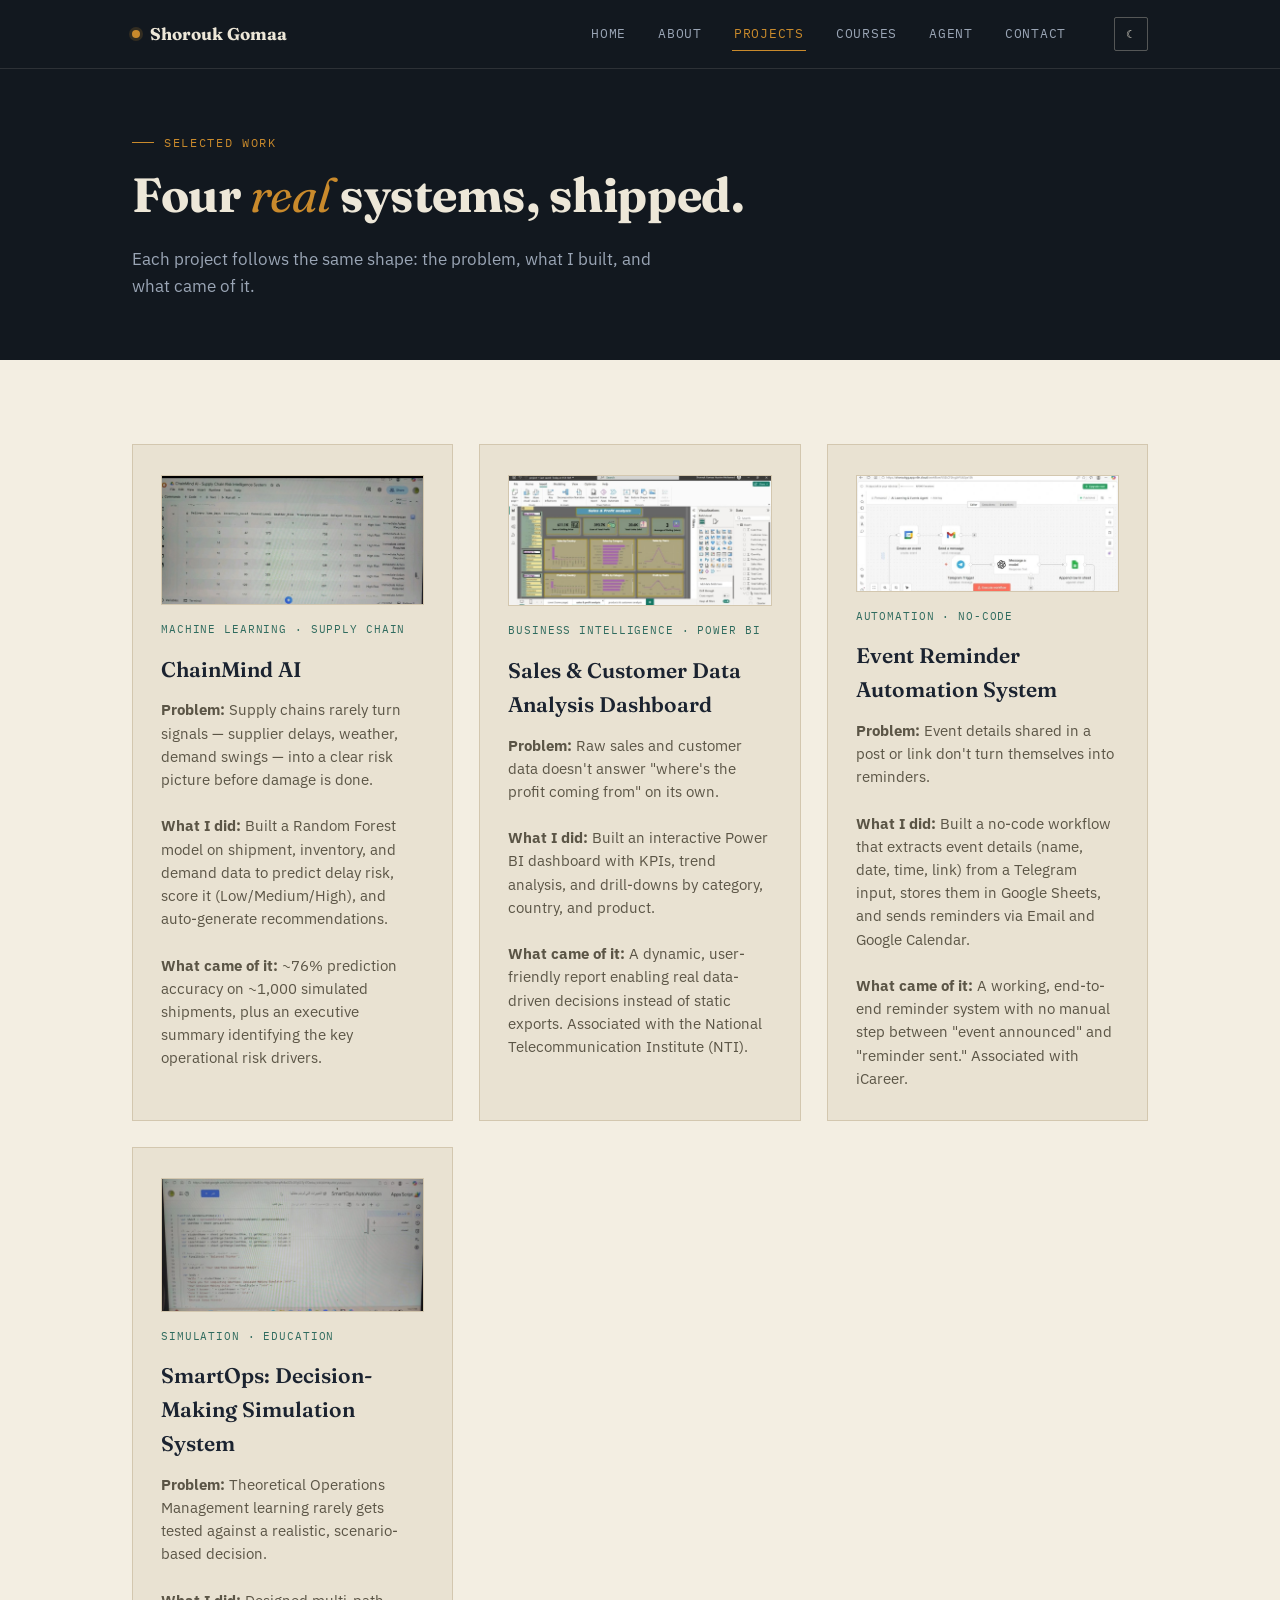
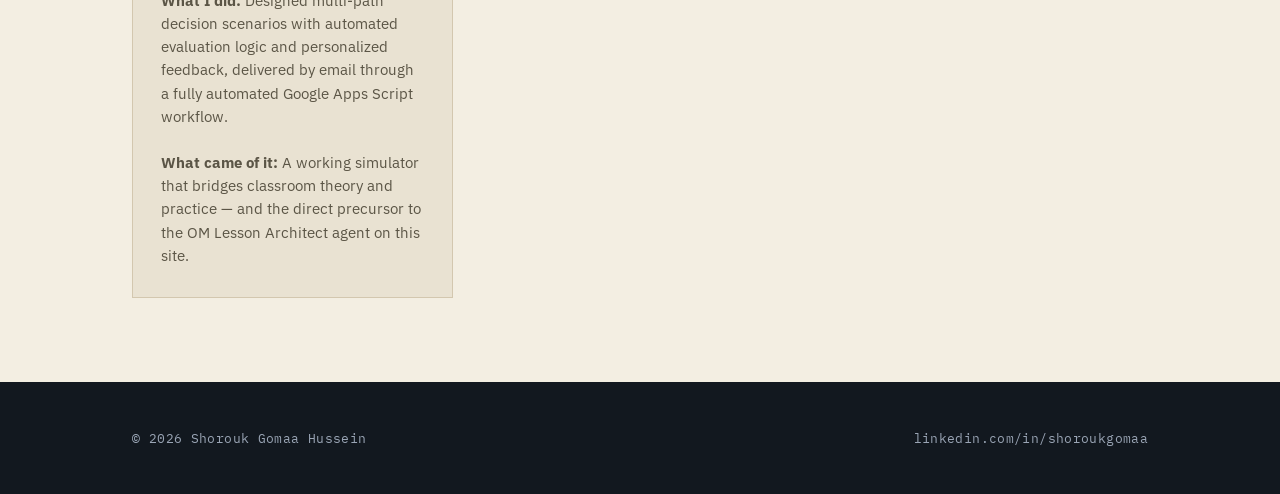
<file: projects.html>
<!DOCTYPE html>
<html lang="en">
<head>
<meta charset="UTF-8">
<meta name="viewport" content="width=device-width, initial-scale=1.0">
<title>Projects — Shorouk Gomaa Hussein</title>
<link rel="stylesheet" href="style.css">
</head>
<body>

<nav class="site-nav">
  <div class="container">
    <div class="nav-mark"><span class="dot"></span><strong>Shorouk Gomaa</strong></div>
    <button class="nav-toggle" id="navToggle" aria-label="Toggle menu">☰</button>
    <div class="nav-links" id="navLinks">
      <a href="index.html">Home</a>
      <a href="about.html">About</a>
      <a href="projects.html" aria-current="page">Projects</a>
      <a href="courses.html">Courses</a>
      <a href="agent.html">Agent</a>
      <a href="contact.html">Contact</a>
      <button class="theme-toggle" id="themeToggle" aria-label="Toggle dark mode">☾</button>
    </div>
  </div>
</nav>

<header class="hero blueprint-bg" style="padding: 64px 0 60px;">
  <div class="container">
    <p class="eyebrow on-ink">Selected work</p>
    <h1 style="font-size: clamp(2rem, 4vw, 3rem);">Four <em>real</em> systems, shipped.</h1>
    <p class="lede">Each project follows the same shape: the problem, what I built, and what came of it.</p>
  </div>
</header>

<section>
  <div class="container">
    <div class="card-grid">

      <div class="card">
        <img class="proj-shot" src="assets/proj-chainmind.jpg" alt="ChainMind AI risk output table">
        <span class="tag">Machine Learning · Supply Chain</span>
        <h3>ChainMind AI</h3>
        <p style="margin-bottom:0;"><strong>Problem:</strong> Supply chains rarely turn signals — supplier delays, weather, demand swings — into a clear risk picture before damage is done.<br><br>
        <strong>What I did:</strong> Built a Random Forest model on shipment, inventory, and demand data to predict delay risk, score it (Low/Medium/High), and auto-generate recommendations.<br><br>
        <strong>What came of it:</strong> ~76% prediction accuracy on ~1,000 simulated shipments, plus an executive summary identifying the key operational risk drivers.</p>
      </div>

      <div class="card">
        <img class="proj-shot" src="assets/proj-powerbi.jpg" alt="Power BI sales and profit dashboard">
        <span class="tag">Business Intelligence · Power BI</span>
        <h3>Sales &amp; Customer Data Analysis Dashboard</h3>
        <p style="margin-bottom:0;"><strong>Problem:</strong> Raw sales and customer data doesn't answer "where's the profit coming from" on its own.<br><br>
        <strong>What I did:</strong> Built an interactive Power BI dashboard with KPIs, trend analysis, and drill-downs by category, country, and product.<br><br>
        <strong>What came of it:</strong> A dynamic, user-friendly report enabling real data-driven decisions instead of static exports. Associated with the National Telecommunication Institute (NTI).</p>
      </div>

      <div class="card">
        <img class="proj-shot" src="assets/proj-n8n.jpg" alt="n8n event reminder automation workflow">
        <span class="tag">Automation · No-Code</span>
        <h3>Event Reminder Automation System</h3>
        <p style="margin-bottom:0;"><strong>Problem:</strong> Event details shared in a post or link don't turn themselves into reminders.<br><br>
        <strong>What I did:</strong> Built a no-code workflow that extracts event details (name, date, time, link) from a Telegram input, stores them in Google Sheets, and sends reminders via Email and Google Calendar.<br><br>
        <strong>What came of it:</strong> A working, end-to-end reminder system with no manual step between "event announced" and "reminder sent." Associated with iCareer.</p>
      </div>

      <div class="card">
        <img class="proj-shot" src="assets/proj-smartops.jpg" alt="SmartOps Apps Script automation code">
        <span class="tag">Simulation · Education</span>
        <h3>SmartOps: Decision-Making Simulation System</h3>
        <p style="margin-bottom:0;"><strong>Problem:</strong> Theoretical Operations Management learning rarely gets tested against a realistic, scenario-based decision.<br><br>
        <strong>What I did:</strong> Designed multi-path decision scenarios with automated evaluation logic and personalized feedback, delivered by email through a fully automated Google Apps Script workflow.<br><br>
        <strong>What came of it:</strong> A working simulator that bridges classroom theory and practice — and the direct precursor to the OM Lesson Architect agent on this site.</p>
      </div>

    </div>
  </div>
</section>

<footer>
  <div class="container">
    <span>© 2026 Shorouk Gomaa Hussein</span>
    <a href="https://www.linkedin.com/in/shoroukgomaa" target="_blank" rel="noopener">linkedin.com/in/shoroukgomaa</a>
  </div>
</footer>

<script src="theme.js"></script>
</body>
</html>
</file>
<file: style.css>
/* ============================================================
   SHOROUK GOMAA — Personal Site
   Design concept: "Process Schematic"
   An operations-management instructor's identity, rendered as
   a blueprint / process-flow drafting sheet — ink-navy plates,
   parchment work-surfaces, amber signal markers, mono annotations.
   ============================================================ */

@import url('https://fonts.googleapis.com/css2?family=Fraunces:opsz,wght@9..144,400;9..144,600;9..144,700;9..144,900&family=IBM+Plex+Mono:wght@400;500;600&family=IBM+Plex+Sans:wght@400;500;600&display=swap');

:root{
  --ink:        #12181F;
  --ink-2:      #1B2330;
  --paper:      #F3EEE2;
  --paper-2:    #E9E2D2;
  --paper-line: #D3C7AF;
  --amber:      #C98A2C;
  --amber-dim:  #8C6220;
  --teal:       #2F6B5E;
  --blue-line:  #3E5A78;
  --text-on-ink:    #EDE7D8;
  --text-on-ink-dim:#9AA5B5;
  --text-on-paper:  #1B2330;
  --text-on-paper-dim: #5B5546;

  --display: 'Fraunces', serif;
  --mono: 'IBM Plex Mono', monospace;
  --body: 'IBM Plex Sans', sans-serif;

  --radius: 2px;
}

*{ box-sizing: border-box; margin:0; padding:0; }

html{ scroll-behavior: smooth; }

body{
  background: var(--paper);
  color: var(--text-on-paper);
  font-family: var(--body);
  font-size: 16px;
  line-height: 1.6;
  -webkit-font-smoothing: antialiased;
}

a{ color: inherit; text-decoration: none; }

img{ max-width: 100%; display:block; }

.container{
  max-width: 1080px;
  margin: 0 auto;
  padding: 0 32px;
}

/* ---------- Blueprint grid texture ---------- */
.blueprint-bg{
  background-image:
    linear-gradient(rgba(255,255,255,0.035) 1px, transparent 1px),
    linear-gradient(90deg, rgba(255,255,255,0.035) 1px, transparent 1px);
  background-size: 34px 34px;
}

/* ---------- Nav ---------- */
.site-nav{
  background: var(--ink);
  color: var(--text-on-ink);
  position: sticky;
  top:0;
  z-index: 50;
  border-bottom: 1px solid rgba(237,231,216,0.12);
}
.site-nav .container{
  display:flex;
  align-items:center;
  justify-content: space-between;
  height: 68px;
}
.nav-mark{
  font-family: var(--mono);
  font-size: 13px;
  letter-spacing: 0.08em;
  display:flex;
  align-items:center;
  gap:10px;
}
.nav-mark .dot{
  width:8px; height:8px; border-radius:50%;
  background: var(--amber);
  box-shadow: 0 0 0 3px rgba(201,138,44,0.18);
}
.nav-mark strong{
  font-family: var(--display);
  font-size: 17px;
  font-weight: 700;
  letter-spacing: 0;
}
.nav-links{
  display:flex;
  gap: 28px;
  font-family: var(--mono);
  font-size: 12.5px;
  letter-spacing: 0.06em;
  text-transform: uppercase;
}
.nav-links a{
  color: var(--text-on-ink-dim);
  padding: 6px 2px;
  border-bottom: 1px solid transparent;
  transition: color .15s ease, border-color .15s ease;
}
.nav-links a:hover,
.nav-links a[aria-current="page"]{
  color: var(--amber);
  border-bottom-color: var(--amber);
}
.nav-toggle{ display:none; }

@media (max-width: 720px){
  .nav-links{
    position: fixed;
    inset: 68px 0 auto 0;
    background: var(--ink);
    flex-direction: column;
    gap: 0;
    padding: 8px 32px 20px;
    border-bottom: 1px solid rgba(237,231,216,0.12);
    transform: translateY(-8px);
    opacity: 0;
    pointer-events: none;
    transition: opacity .18s ease, transform .18s ease;
  }
  .nav-links.open{
    opacity: 1;
    transform: translateY(0);
    pointer-events: auto;
  }
  .nav-links a{ padding: 12px 0; border-bottom: 1px solid rgba(237,231,216,0.08); }
  .nav-toggle{
    display:block;
    background:none; border:none;
    color: var(--text-on-ink);
    font-family: var(--mono);
    font-size: 20px;
    cursor:pointer;
  }
}

/* ---------- Eyebrow / labels ---------- */
.eyebrow{
  font-family: var(--mono);
  font-size: 12px;
  letter-spacing: 0.14em;
  text-transform: uppercase;
  color: var(--amber-dim);
  display:flex;
  align-items:center;
  gap: 10px;
  margin-bottom: 18px;
}
.eyebrow::before{
  content:"";
  width: 22px; height: 1px;
  background: var(--amber-dim);
}
.eyebrow.on-ink{ color: var(--amber); }
.eyebrow.on-ink::before{ background: var(--amber); }

/* ---------- Hero ---------- */
.hero{
  background: var(--ink);
  color: var(--text-on-ink);
  padding: 84px 0 96px;
  position: relative;
  overflow: hidden;
}
.hero h1{
  font-family: var(--display);
  font-weight: 700;
  font-size: clamp(2.4rem, 5vw, 4.1rem);
  line-height: 1.05;
  letter-spacing: -0.01em;
  max-width: 820px;
}
.hero h1 em{
  font-style: italic;
  font-weight: 400;
  color: var(--amber);
}
.hero .lede{
  margin-top: 24px;
  max-width: 560px;
  font-size: 1.08rem;
  color: var(--text-on-ink-dim);
}
.hero .actions{
  margin-top: 36px;
  display:flex;
  gap: 14px;
  flex-wrap: wrap;
}

.btn{
  display:inline-flex;
  align-items:center;
  gap:8px;
  font-family: var(--mono);
  font-size: 12.5px;
  letter-spacing: 0.06em;
  text-transform: uppercase;
  padding: 13px 22px;
  border-radius: var(--radius);
  border: 1px solid transparent;
  cursor:pointer;
  transition: transform .12s ease, background .15s ease, border-color .15s ease;
}
.btn:hover{ transform: translateY(-1px); }
.btn-amber{
  background: var(--amber);
  color: var(--ink);
}
.btn-amber:hover{ background: #DA9A38; }
.btn-outline-ink{
  border-color: rgba(237,231,216,0.35);
  color: var(--text-on-ink);
}
.btn-outline-ink:hover{ border-color: var(--amber); color: var(--amber); }
.btn-outline-paper{
  border-color: var(--paper-line);
  color: var(--text-on-paper);
}
.btn-outline-paper:hover{ border-color: var(--amber-dim); color: var(--amber-dim); }

/* ---------- Process line (signature element) ---------- */
.process-line{
  margin-top: 68px;
}
.process-line svg{ width: 100%; height: auto; display:block; }
.process-line .stages{
  display:grid;
  grid-template-columns: repeat(4, 1fr);
  margin-top: 14px;
}
.process-line .stage{
  font-family: var(--mono);
  font-size: 11.5px;
  letter-spacing: 0.06em;
  text-transform: uppercase;
  color: var(--text-on-ink-dim);
}
.process-line .stage b{
  display:block;
  color: var(--text-on-ink);
  font-family: var(--display);
  font-size: 15px;
  text-transform: none;
  letter-spacing: 0;
  margin-top: 4px;
  font-weight: 600;
}
.process-line .stage .num{ color: var(--amber); }

/* ---------- Sections ---------- */
section{ padding: 84px 0; }
.section-title{
  font-family: var(--display);
  font-size: clamp(1.6rem, 3vw, 2.4rem);
  font-weight: 600;
  max-width: 640px;
  margin-bottom: 20px;
}
.section-intro{
  max-width: 620px;
  color: var(--text-on-paper-dim);
  font-size: 1.02rem;
  margin-bottom: 48px;
}

/* ---------- About / bio grid ---------- */
.about-grid{
  display:grid;
  grid-template-columns: 1.1fr 0.9fr;
  gap: 56px;
  align-items:start;
}
@media (max-width: 800px){ .about-grid{ grid-template-columns: 1fr; } }

.about-grid p{ margin-bottom: 18px; color: var(--text-on-paper); }
.about-grid p.muted{ color: var(--text-on-paper-dim); }

.spec-sheet{
  background: var(--paper-2);
  border: 1px solid var(--paper-line);
  padding: 28px 26px;
}
.spec-sheet .row{
  display:flex;
  justify-content: space-between;
  gap: 16px;
  padding: 13px 0;
  border-bottom: 1px solid var(--paper-line);
  font-size: 14px;
}
.spec-sheet .row:last-child{ border-bottom:none; }
.spec-sheet .row .k{
  font-family: var(--mono);
  color: var(--text-on-paper-dim);
  letter-spacing: 0.03em;
}
.spec-sheet .row .v{ text-align:right; font-weight:500; }

/* ---------- Cards (projects) ---------- */
.card-grid{
  display:grid;
  grid-template-columns: repeat(auto-fit, minmax(300px,1fr));
  gap: 26px;
}
.card{
  background: var(--paper-2);
  border: 1px solid var(--paper-line);
  padding: 30px 28px;
  position: relative;
  transition: border-color .15s ease, transform .15s ease;
}
.card:hover{ border-color: var(--amber-dim); transform: translateY(-2px); }
.card .tag{
  font-family: var(--mono);
  font-size: 11px;
  letter-spacing: 0.08em;
  text-transform: uppercase;
  color: var(--teal);
  margin-bottom: 14px;
  display:block;
}
.card h3{
  font-family: var(--display);
  font-size: 1.32rem;
  font-weight: 600;
  margin-bottom: 12px;
}
.card p{ color: var(--text-on-paper-dim); font-size: 14.5px; margin-bottom: 18px; }
.card .stats{
  display:flex;
  gap: 22px;
  margin-bottom: 18px;
  flex-wrap: wrap;
}
.card .stats div{ font-family: var(--mono); font-size: 12px; color: var(--text-on-paper-dim); }
.card .stats b{ display:block; font-family: var(--display); font-size: 1.3rem; color: var(--ink); font-weight: 700; }
.card .cta{
  font-family: var(--mono);
  font-size: 12px;
  letter-spacing: 0.05em;
  text-transform: uppercase;
  color: var(--amber-dim);
  display:inline-flex;
  align-items:center;
  gap: 6px;
}
.card .cta:hover{ color: var(--amber); }

/* ---------- Footer ---------- */
footer{
  background: var(--ink);
  color: var(--text-on-ink-dim);
  padding: 46px 0;
}
footer .container{
  display:flex;
  justify-content: space-between;
  align-items:center;
  flex-wrap: wrap;
  gap: 14px;
  font-family: var(--mono);
  font-size: 12.5px;
  letter-spacing: 0.03em;
}
footer a:hover{ color: var(--amber); }

/* ---------- Contact page ---------- */
.contact-wrap{
  display:grid;
  grid-template-columns: 1fr 1fr;
  gap: 50px;
}
@media (max-width: 800px){ .contact-wrap{ grid-template-columns: 1fr; } }
.channel{
  display:flex;
  justify-content: space-between;
  align-items:center;
  padding: 20px 0;
  border-bottom: 1px solid var(--paper-line);
}
.channel .label{ font-family: var(--mono); font-size: 12px; text-transform: uppercase; letter-spacing: 0.06em; color: var(--text-on-paper-dim); }
.channel .value{ font-family: var(--display); font-size: 1.15rem; font-weight: 600; margin-top: 4px; }
.channel .go{ font-family: var(--mono); font-size: 12px; color: var(--amber-dim); }
.channel:hover .go{ color: var(--amber); }

/* ---------- Agent page ---------- */
.agent-shell{
  background: var(--ink);
  border: 1px solid rgba(237,231,216,0.12);
  padding: 0;
  overflow: hidden;
}
.agent-topbar{
  display:flex;
  align-items:center;
  gap: 10px;
  padding: 14px 20px;
  border-bottom: 1px solid rgba(237,231,216,0.12);
  font-family: var(--mono);
  font-size: 11.5px;
  color: var(--text-on-ink-dim);
  letter-spacing: 0.05em;
  text-transform: uppercase;
}
.agent-topbar .led{ width:8px; height:8px; border-radius:50%; background: var(--teal); box-shadow: 0 0 0 3px rgba(47,107,94,0.25); }
.agent-body{ padding: 30px; color: var(--text-on-ink); }
.field{ margin-bottom: 20px; }
.field label{
  display:block;
  font-family: var(--mono);
  font-size: 11.5px;
  letter-spacing: 0.06em;
  text-transform: uppercase;
  color: var(--text-on-ink-dim);
  margin-bottom: 8px;
}
.field input, .field select{
  width:100%;
  background: var(--ink-2);
  border: 1px solid rgba(237,231,216,0.18);
  color: var(--text-on-ink);
  padding: 12px 14px;
  font-family: var(--body);
  font-size: 14.5px;
  border-radius: var(--radius);
}
.field input:focus, .field select:focus{ outline: 2px solid var(--amber); outline-offset: 1px; }

.output{
  margin-top: 10px;
  background: var(--paper);
  color: var(--text-on-paper);
  padding: 26px;
  display:none;
}
.output.show{ display:block; }
.output h4{
  font-family: var(--mono);
  font-size: 11px;
  text-transform: uppercase;
  letter-spacing: 0.08em;
  color: var(--amber-dim);
  margin-bottom: 8px;
}
.output h3{
  font-family: var(--display);
  font-size: 1.4rem;
  margin-bottom: 18px;
}
.output table{ width:100%; border-collapse: collapse; margin-top: 6px; font-size: 13.5px; }
.output th, .output td{ text-align:left; padding: 10px 12px; border-bottom: 1px solid var(--paper-line); vertical-align: top; }
.output th{ font-family: var(--mono); font-size: 11px; text-transform: uppercase; letter-spacing:0.04em; color: var(--text-on-paper-dim); }

.agent-note{
  font-family: var(--mono);
  font-size: 11.5px;
  color: var(--text-on-ink-dim);
  padding: 16px 30px 26px;
  border-top: 1px solid rgba(237,231,216,0.1);
  line-height: 1.7;
}

/* Focus visibility */
a:focus-visible, button:focus-visible{
  outline: 2px solid var(--amber);
  outline-offset: 2px;
}

/* ---------- Timeline (About page) ---------- */
.timeline{
  border-left: 2px solid var(--paper-line);
  padding-left: 28px;
  margin-left: 6px;
}
.timeline-item{
  position: relative;
  padding-bottom: 34px;
}
.timeline-item:last-child{ padding-bottom: 0; }
.timeline-item::before{
  content:"";
  position: absolute;
  left: -34px;
  top: 4px;
  width: 10px; height: 10px;
  border-radius: 50%;
  background: var(--amber);
  box-shadow: 0 0 0 3px var(--paper);
}
.timeline-item .when{
  font-family: var(--mono);
  font-size: 11.5px;
  letter-spacing: 0.04em;
  color: var(--text-on-paper-dim);
  margin-bottom: 4px;
}
.timeline-item h4{
  font-family: var(--display);
  font-size: 1.15rem;
  font-weight: 600;
  margin-bottom: 3px;
}
.timeline-item .org{
  font-size: 13.5px;
  color: var(--amber-dim);
  margin-bottom: 8px;
}
.timeline-item p{
  font-size: 14px;
  color: var(--text-on-paper-dim);
}

/* ---------- Publication cards ---------- */
.pub-card{
  border-left: 3px solid var(--teal);
  padding: 4px 0 4px 18px;
  margin-bottom: 20px;
}
.pub-card h4{
  font-family: var(--display);
  font-size: 1.05rem;
  font-weight: 600;
  margin-bottom: 4px;
}
.pub-card .venue{
  font-family: var(--mono);
  font-size: 11.5px;
  color: var(--teal);
  margin-bottom: 6px;
}
.pub-card p{ font-size: 13.5px; color: var(--text-on-paper-dim); }

/* ---------- Skill tags ---------- */
.tag-cloud{ display:flex; flex-wrap:wrap; gap:8px; }
.tag-pill{
  font-family: var(--mono);
  font-size: 11.5px;
  padding: 6px 12px;
  border: 1px solid var(--paper-line);
  color: var(--text-on-paper-dim);
  background: var(--paper-2);
}

/* ---------- Project card image ---------- */
.card img.proj-shot{
  width: 100%;
  border: 1px solid var(--paper-line);
  margin-bottom: 16px;
  display: block;
}

/* ---------- Theme toggle ---------- */
.theme-toggle{
  background: none;
  border: 1px solid rgba(237,231,216,0.25);
  color: var(--text-on-ink);
  width: 34px; height: 34px;
  border-radius: 50%;
  cursor: pointer;
  display: flex; align-items:center; justify-content:center;
  font-size: 15px;
  margin-left: 14px;
  transition: border-color .15s ease;
}
.theme-toggle:hover{ border-color: var(--amber); }

/* ---------- Status pill ---------- */
.status-pill{
  display:inline-flex; align-items:center; gap:9px;
  background: rgba(47,107,94,0.15);
  border: 1px solid rgba(47,107,94,0.45);
  color: var(--teal);
  font-family: var(--mono);
  font-size: 11.5px;
  letter-spacing: 0.04em;
  padding: 7px 15px;
  border-radius: 999px;
  margin-bottom: 22px;
}
.status-pill .dot{ width:6px; height:6px; border-radius:50%; background: var(--teal); }

.hero .actions .btn{ margin-bottom: 4px; }

/* ============================================================
   DARK MODE
   ============================================================ */
body.dark-mode{
  background: var(--ink);
}
body.dark-mode section{
  background: var(--ink);
}
body.dark-mode .section-title,
body.dark-mode h2, body.dark-mode h3, body.dark-mode h4{
  color: var(--text-on-ink);
}
body.dark-mode .about-grid p,
body.dark-mode .section-intro,
body.dark-mode p{
  color: var(--text-on-ink-dim);
}
body.dark-mode .about-grid p.muted{ color: #7C8698; }
body.dark-mode .eyebrow{ color: var(--amber); }
body.dark-mode .eyebrow::before{ background: var(--amber); }

body.dark-mode .spec-sheet{
  background: var(--ink-2);
  border-color: rgba(237,231,216,0.14);
}
body.dark-mode .spec-sheet .row{ border-bottom-color: rgba(237,231,216,0.1); }
body.dark-mode .spec-sheet .row .k{ color: var(--text-on-ink-dim); }
body.dark-mode .spec-sheet .row .v{ color: var(--text-on-ink); }
body.dark-mode .spec-sheet .row .v a{ color: var(--amber); }

body.dark-mode .card{
  background: var(--ink-2);
  border-color: rgba(237,231,216,0.14);
}
body.dark-mode .card h3{ color: var(--text-on-ink); }
body.dark-mode .card p{ color: var(--text-on-ink-dim); }
body.dark-mode .card .stats b{ color: var(--text-on-ink); }

body.dark-mode .timeline{ border-left-color: rgba(237,231,216,0.18); }
body.dark-mode .timeline-item::before{ box-shadow: 0 0 0 3px var(--ink); }
body.dark-mode .timeline-item h4{ color: var(--text-on-ink); }
body.dark-mode .timeline-item .when{ color: var(--text-on-ink-dim); }
body.dark-mode .timeline-item p{ color: var(--text-on-ink-dim); }

body.dark-mode .pub-card h4{ color: var(--text-on-ink); }
body.dark-mode .pub-card p{ color: var(--text-on-ink-dim); }

body.dark-mode .tag-pill{
  background: var(--ink-2);
  border-color: rgba(237,231,216,0.14);
  color: var(--text-on-ink-dim);
}

body.dark-mode .channel{ border-bottom-color: rgba(237,231,216,0.14); }
body.dark-mode .channel .label{ color: var(--text-on-ink-dim); }
body.dark-mode .channel .value{ color: var(--text-on-ink); }

body.dark-mode .btn-outline-paper{
  border-color: rgba(237,231,216,0.3);
  color: var(--text-on-ink);
}
body.dark-mode .btn-outline-paper:hover{ border-color: var(--amber); color: var(--amber); }

body.dark-mode footer{ background: #0A0E13; }

/* ---------- Theme toggle ---------- */
.theme-toggle{
  background: none;
  border: 1px solid rgba(237,231,216,0.25);
  color: var(--text-on-ink);
  width: 34px; height: 34px;
  border-radius: 50%;
  cursor: pointer;
  display:flex; align-items:center; justify-content:center;
  font-size: 15px;
  margin-left: 18px;
  transition: border-color .15s ease;
}
.theme-toggle:hover{ border-color: var(--amber); }

/* ---------- Hero status pill ---------- */
.status-pill{
  display:inline-flex;
  align-items:center;
  gap:8px;
  font-family: var(--mono);
  font-size: 11.5px;
  letter-spacing: 0.06em;
  text-transform: uppercase;
  padding: 7px 14px;
  border: 1px solid rgba(47,107,94,0.4);
  color: var(--teal);
  background: rgba(47,107,94,0.1);
  margin-bottom: 22px;
}
.status-pill .led{
  width:7px; height:7px; border-radius:50%;
  background: var(--teal);
  box-shadow: 0 0 0 3px rgba(47,107,94,0.25);
}

/* ---------- Hero caption (tagline) ---------- */
.hero-caption{
  font-family: var(--display);
  font-style: italic;
  font-weight: 400;
  font-size: 1.15rem;
  color: var(--amber);
  margin-top: 18px;
  max-width: 560px;
}

/* ============================================================
   DARK MODE
   Toggled via body.dark-mode. Inverts surface hierarchy while
   keeping amber/teal accents and type scale identical.
   ============================================================ */
body.dark-mode{ background: var(--ink); }

body.dark-mode section{ background: var(--ink); }
body.dark-mode .section-title{ color: var(--text-on-ink); }
body.dark-mode .section-intro{ color: var(--text-on-ink-dim); }
body.dark-mode .eyebrow{ color: var(--amber); }
body.dark-mode .eyebrow::before{ background: var(--amber); }

body.dark-mode .about-grid p{ color: var(--text-on-ink); }
body.dark-mode .about-grid p.muted{ color: var(--text-on-ink-dim); }

body.dark-mode .spec-sheet{ background: var(--ink-2); border-color: rgba(237,231,216,0.15); }
body.dark-mode .spec-sheet .row{ border-color: rgba(237,231,216,0.12); }
body.dark-mode .spec-sheet .row .k{ color: var(--text-on-ink-dim); }
body.dark-mode .spec-sheet .row .v{ color: var(--text-on-ink); }

body.dark-mode .card{ background: var(--ink-2); border-color: rgba(237,231,216,0.14); }
body.dark-mode .card h3{ color: var(--text-on-ink); }
body.dark-mode .card p{ color: var(--text-on-ink-dim); }
body.dark-mode .card .stats b{ color: var(--text-on-ink); }

body.dark-mode .timeline{ border-color: rgba(237,231,216,0.18); }
body.dark-mode .timeline-item::before{ box-shadow: 0 0 0 3px var(--ink); }
body.dark-mode .timeline-item .when{ color: var(--text-on-ink-dim); }
body.dark-mode .timeline-item h4{ color: var(--text-on-ink); }
body.dark-mode .timeline-item p{ color: var(--text-on-ink-dim); }

body.dark-mode .pub-card h4{ color: var(--text-on-ink); }
body.dark-mode .pub-card p{ color: var(--text-on-ink-dim); }

body.dark-mode .tag-pill{ background: var(--ink-2); color: var(--text-on-ink-dim); border-color: rgba(237,231,216,0.15); }

body.dark-mode .channel{ border-color: rgba(237,231,216,0.15); }
body.dark-mode .channel .label{ color: var(--text-on-ink-dim); }
body.dark-mode .channel .value{ color: var(--text-on-ink); }

body.dark-mode .course-card{ background: var(--ink-2); border-color: rgba(237,231,216,0.14); }
body.dark-mode .course-card h4{ color: var(--text-on-ink); }
body.dark-mode .course-card .org{ color: var(--text-on-ink-dim); }

body.dark-mode .output{ background: var(--ink-2); color: var(--text-on-ink); }
body.dark-mode .output th, body.dark-mode .output td{ border-color: rgba(237,231,216,0.12); }
body.dark-mode .output th{ color: var(--text-on-ink-dim); }

body.dark-mode footer{ background: #0A0E13; }
body.dark-mode .site-nav{ background: #0A0E13; }
body.dark-mode .hero{ background: #0A0E13; }

@media (prefers-reduced-motion: reduce){
  *{ transition: none !important; animation: none !important; }
}

/* ================= THEME TOGGLE ================= */
.theme-toggle{
  background: none;
  border: 1px solid rgba(237,231,216,0.3);
  color: var(--text-on-ink);
  font-family: var(--mono);
  font-size: 11px;
  letter-spacing: 0.05em;
  text-transform: uppercase;
  padding: 7px 12px;
  border-radius: 2px;
  cursor: pointer;
  display: inline-flex;
  align-items: center;
  gap: 6px;
}
.theme-toggle:hover{ border-color: var(--amber); color: var(--amber); }

/* ---- Status pill (hero caption badge) ---- */
.status-pill{
  display: inline-flex;
  align-items: center;
  gap: 8px;
  font-family: var(--mono);
  font-size: 11px;
  letter-spacing: 0.06em;
  text-transform: uppercase;
  color: var(--teal);
  background: rgba(47,107,94,0.12);
  border: 1px solid rgba(47,107,94,0.4);
  padding: 6px 14px;
  border-radius: 999px;
  margin-bottom: 22px;
}
.status-pill .dot{
  width: 7px; height: 7px; border-radius: 50%;
  background: var(--teal);
  box-shadow: 0 0 0 3px rgba(47,107,94,0.25);
}
.hero-caption{
  font-family: var(--display);
  font-style: italic;
  font-weight: 400;
  font-size: 1.15rem;
  color: var(--amber);
  margin-top: 18px;
  max-width: 600px;
}

/* ================= DARK MODE ================= */
body.dark-mode{ background: var(--ink); }
body.dark-mode section{ background: var(--ink); }
body.dark-mode .section-title{ color: var(--text-on-ink); }
body.dark-mode .section-intro{ color: var(--text-on-ink-dim); }
body.dark-mode .about-grid p{ color: var(--text-on-ink-dim); }
body.dark-mode .about-grid p.muted{ color: #7C8B9C; }
body.dark-mode .eyebrow{ color: var(--amber); }
body.dark-mode .eyebrow::before{ background: var(--amber); }

body.dark-mode .spec-sheet{ background: var(--ink-2); border-color: rgba(237,231,216,0.14); }
body.dark-mode .spec-sheet .row{ border-color: rgba(237,231,216,0.1); }
body.dark-mode .spec-sheet .row .k{ color: var(--text-on-ink-dim); }
body.dark-mode .spec-sheet .row .v{ color: var(--text-on-ink); }
body.dark-mode .spec-sheet .row .v a{ color: var(--amber); }

body.dark-mode .card{ background: var(--ink-2); border-color: rgba(237,231,216,0.14); }
body.dark-mode .card h3{ color: var(--text-on-ink); }
body.dark-mode .card p{ color: var(--text-on-ink-dim); }
body.dark-mode .card .stats b{ color: var(--text-on-ink); }

body.dark-mode .timeline{ border-color: rgba(237,231,216,0.16); }
body.dark-mode .timeline-item::before{ box-shadow: 0 0 0 3px var(--ink); }
body.dark-mode .timeline-item h4{ color: var(--text-on-ink); }
body.dark-mode .timeline-item .when{ color: var(--text-on-ink-dim); }
body.dark-mode .timeline-item p{ color: var(--text-on-ink-dim); }

body.dark-mode .pub-card h4{ color: var(--text-on-ink); }
body.dark-mode .pub-card p{ color: var(--text-on-ink-dim); }

body.dark-mode .tag-pill{ background: var(--ink-2); color: var(--text-on-ink-dim); border-color: rgba(237,231,216,0.14); }

body.dark-mode .contact-wrap .channel{ border-color: rgba(237,231,216,0.14); }
body.dark-mode .channel .label{ color: var(--text-on-ink-dim); }
body.dark-mode .channel .value{ color: var(--text-on-ink); }

body.dark-mode .course-group h3{ color: var(--text-on-ink); }
body.dark-mode .course-item{ border-color: rgba(237,231,216,0.14); color: var(--text-on-ink-dim); }
body.dark-mode .course-item .name{ color: var(--text-on-ink); }

body.dark-mode footer{ background: #0A0E13; }

/* ---------- Courses page ---------- */
.course-group{ margin-bottom: 44px; }
.course-group h3{
  font-family: var(--display);
  font-size: 1.3rem;
  font-weight: 600;
  margin-bottom: 18px;
}
.course-item{
  display:flex;
  justify-content: space-between;
  align-items: baseline;
  gap: 16px;
  padding: 13px 0;
  border-bottom: 1px solid var(--paper-line);
  font-size: 14px;
}
.course-item .name{ color: var(--text-on-paper); font-weight: 500; }
.course-item .org{
  font-family: var(--mono);
  font-size: 11.5px;
  color: var(--text-on-paper-dim);
  text-align: right;
  white-space: nowrap;
}
</file>
